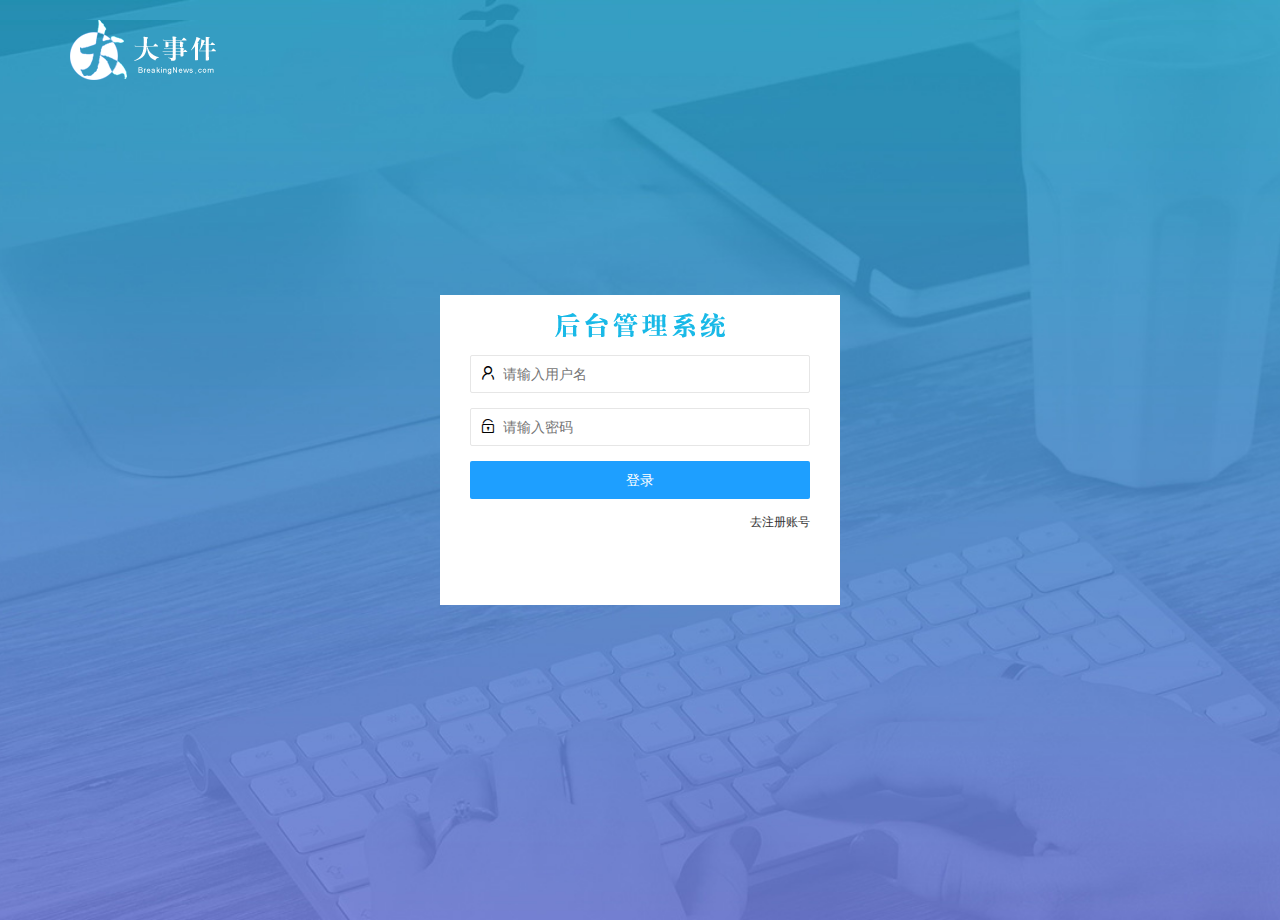
<file: login.html>
<!DOCTYPE html>
<html lang="en">

<head>
    <meta charset="UTF-8">
    <meta http-equiv="X-UA-Compatible" content="IE=edge">
    <meta name="viewport" content="width=device-width, initial-scale=1.0">
    <title>66大事件-登录/注册</title>
    <!-- 引入lay-ui -->
    <link rel="stylesheet" href="/assets/lib/layui/css/layui.css">
    <!-- 引入页面样式 -->
    <link rel="stylesheet" href="/assets/css/login.css">
</head>

<body>
    <!-- 头部logo -->
    <div class="layui-main">
        <img src="/assets/images/logo.png" alt="">
    </div>

    <!-- 登录注册框 -->
    <div class="loginAndRegBox">
        <!-- title -->
        <div class="title_box"></div>

        <!-- 输入框 -->
        <div class="login_box">
            <!-- 登录表单 -->
            <form class="layui-form" id="form_login">
                <!-- 用户名 -->
                <div class="layui-form-item">
                    <i class="layui-icon layui-icon-username"></i>
                    <input type="text" name="username" required lay-verify="required" placeholder="请输入用户名"
                        autocomplete="off" class="layui-input">
                </div>
                <!-- 密码 -->
                <div class="layui-form-item">
                    <i class="layui-icon layui-icon-password"></i>
                    <input type="password" name="password" required lay-verify="required|pwd" placeholder="请输入密码"
                        autocomplete="off" class="layui-input">
                </div>
                <!-- 登录按钮 -->
                <div class="layui-form-item">
                    <button class="layui-btn layui-btn-fluid layui-btn-normal" lay-submit >登录</button>
                </div>
                <!-- 切换按钮 -->
                <div class="layui-form-item links">
                    <a href="javascript:;" id="link_reg">
                        去注册账号
                    </a>
                </div>
            </form>

            <!-- 注册表单 -->
            <form class="layui-form" id="form_reg">
                <!-- 用户名· -->
                <div class="layui-form-item">
                    <i class="layui-icon layui-icon-username"></i>
                    <input type="text" name="username" required lay-verify="required" placeholder="请输入用户名"
                        autocomplete="off" class="layui-input">
                </div>
                <!-- 密码 -->
                <div class="layui-form-item">
                    <i class="layui-icon layui-icon-password"></i>
                    <input type="password" name="password" required lay-verify="required|pwd" placeholder="请输入密码"
                        autocomplete="off" class="layui-input">
                </div>
                <!-- 确认密码 -->
                <div class="layui-form-item">
                    <i class="layui-icon layui-icon-password"></i>
                    <input type="password" name="repassword" required lay-verify="required|pwd|repwd" placeholder="再次确认密码"
                        autocomplete="off" class="layui-input">
                </div>
                <!-- 注册按钮 -->
                <div class="layui-form-item">
                    <button class="layui-btn layui-btn-fluid layui-btn-normal" lay-submit >注册</button>
                </div>
                <!-- 切换按钮 -->
                <div class="layui-form-item links">
                    <a href="javascript:;" id="link_login">
                        去登录
                    </a>
                </div>
            </form>
        </div>

    </div>

    <!-- 引入lay-ui js文件 -->
    <script src="./assets/lib/layui/layui.all.js"></script>
    <!-- 引入jq -->
    <script src="/assets/lib/jquery.js"></script>
    <!-- 引入login.js -->
    <script src="/assets/js/login.js"></script>
</body>

</html>
</file>
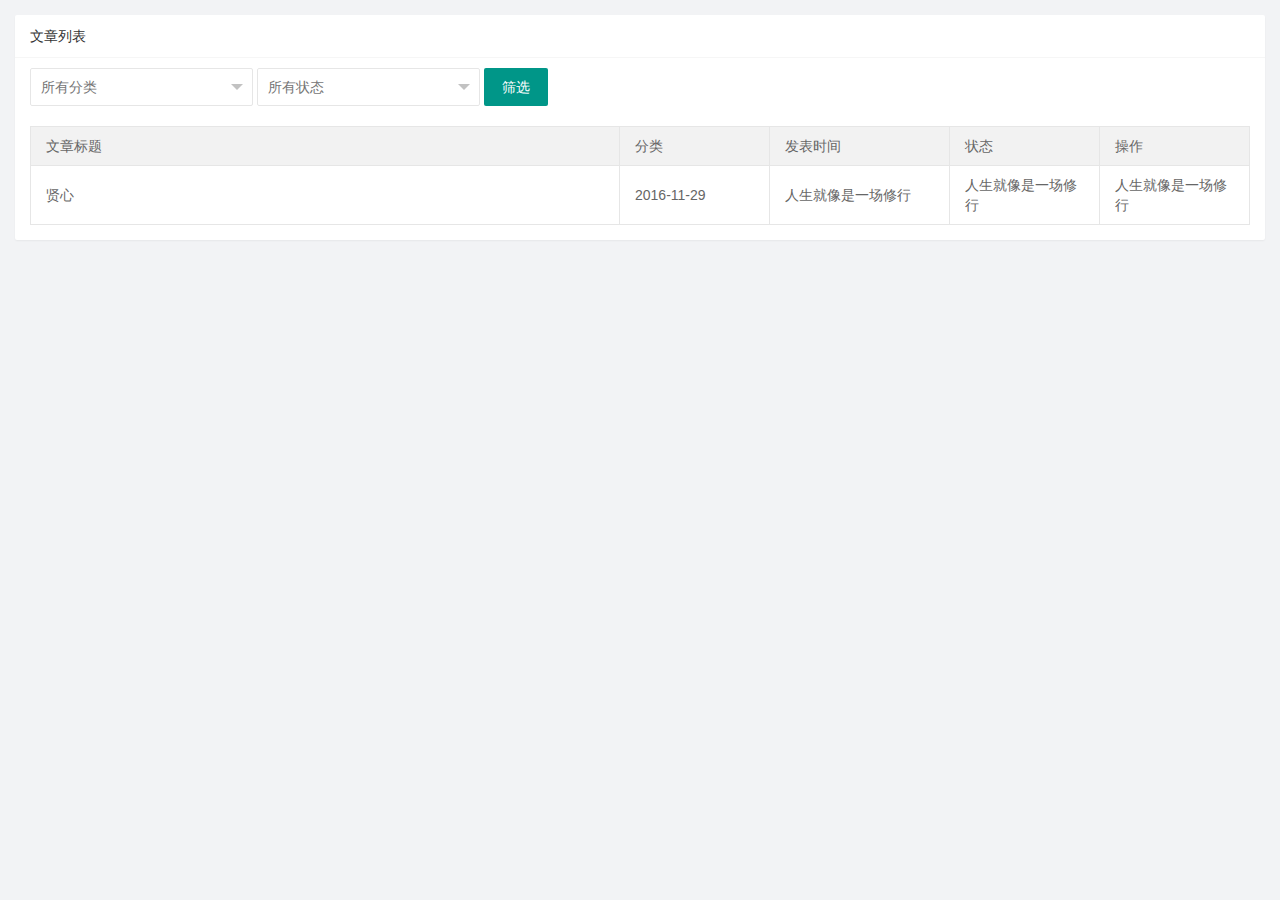
<file: article/art_list.html>
<!DOCTYPE html>
<html lang="en">

<head>
    <meta charset="UTF-8">
    <meta http-equiv="X-UA-Compatible" content="IE=edge">
    <meta name="viewport" content="width=device-width, initial-scale=1.0">
    <title>文章类别</title>
    <!-- layui -->
    <link rel="stylesheet" href="/assets/lib/layui/css/layui.css">
    <!-- 页面样式 -->
    <link rel="stylesheet" href="/assets/css/article/art_list.css">
</head>

<body>

    <!-- 卡片区域 -->
    <div class="layui-card">
        <div class="layui-card-header">
            文章列表
        </div>
        <div class="layui-card-body">
            <!-- 筛选区域 -->
            <form class="layui-form" id="form_search">
                <div class="layui-form-item layui-inline">
                    <select name="cate_id">
                        <option value="">所有分类</option>
                        <option value="0">北京</option>
                    </select>
                </div>
                <div class="layui-form-item layui-inline">
                    <select name="state">
                        <option value="">所有状态</option>
                        <option value="已发布">已发布</option>
                        <option value="草稿">草稿</option>
                    </select>
                </div>

                <div class="layui-form-item layui-inline">
                    <button class="layui-btn" lay-submit>筛选</button>
                </div>

            </form>
            <!-- 文章列表 -->
            <table class="layui-table">
                <colgroup>
                    <col />
                    <col width="150" />
                    <col width="180" />
                    <col width="150" />
                    <col width="150" />
                </colgroup>
                <thead>
                    <tr>
                        <th>文章标题</th>
                        <th>分类</th>
                        <th>发表时间</th>
                        <th>状态</th>
                        <th>操作</th>
                    </tr>
                </thead>
                <tbody>
                    <tr>
                        <td>贤心</td>
                        <td>2016-11-29</td>
                        <td>人生就像是一场修行</td>
                        <td>人生就像是一场修行</td>
                        <td>人生就像是一场修行</td>
                    </tr>
                </tbody>
            </table>
            <!-- 分页区域 -->
        </div>
    </div>



    <!-- 导入layui -->
    <script src="/assets/lib/layui/layui.all.js"></script>
    <!-- 导入jq -->
    <script src="/assets/lib/jquery.js"></script>
    <!-- 导入baseAPI -->
    <script src="/assets/js/baseAPI.js"></script>
    <!-- 导入页面js文件 -->
    <script src="/assets/js/article/art_list.js"></script>
</body>

</html>
</file>
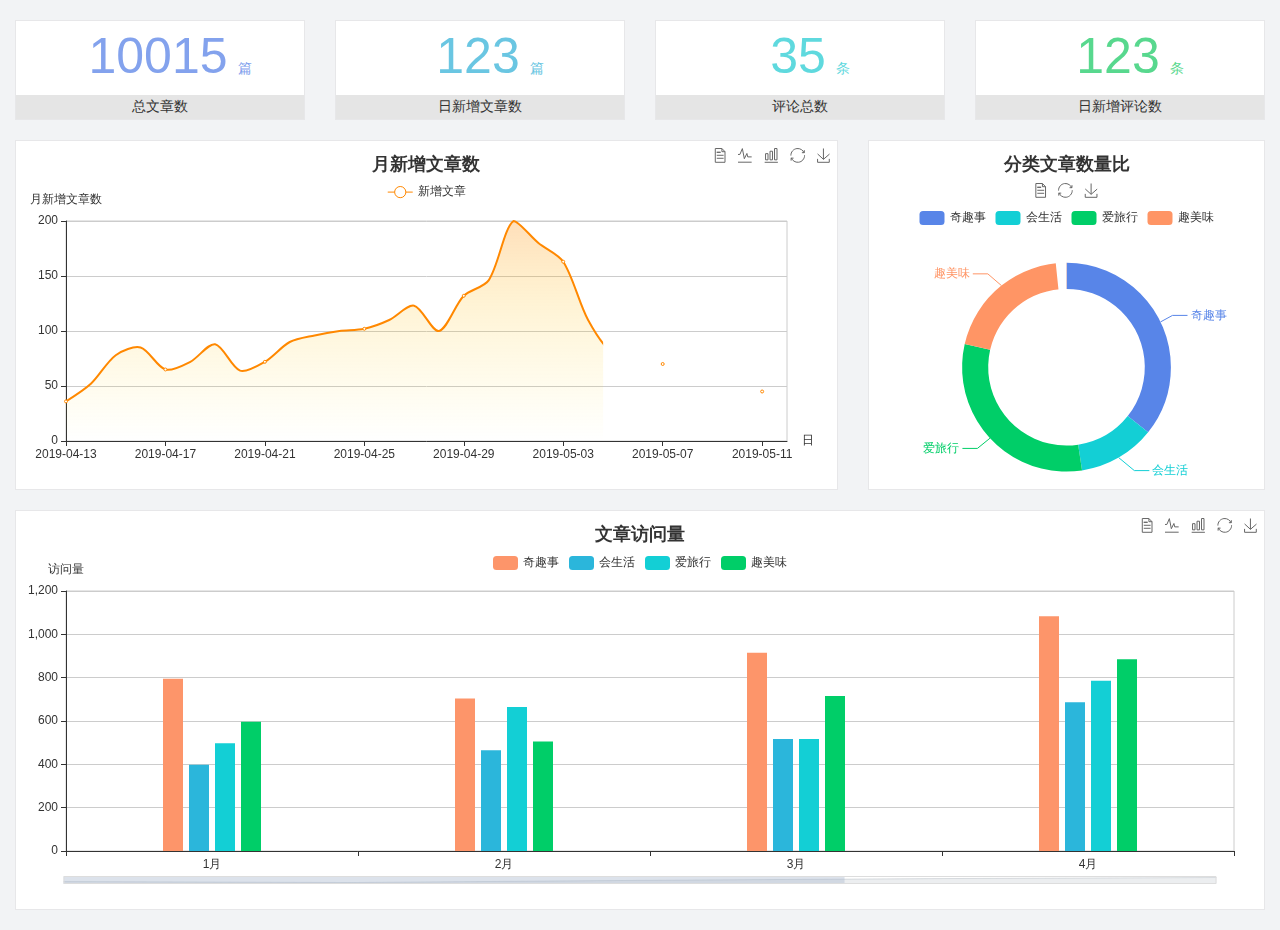
<file: home/dashboard.html>
<!DOCTYPE html>
<html lang="en">

<head>
  <meta charset="UTF-8">
  <meta name="viewport" content="width=device-width, initial-scale=1.0">
  <meta http-equiv="X-UA-Compatible" content="ie=edge">
  <title>图表统计</title>
  <link rel="stylesheet" href="../../assets/lib/bootstrap.css" />
  <link rel="stylesheet" href="../../assets/lib/main.css" />
  <script src="../../assets/lib/jquery.js"></script>
  <script type="text/javascript" src="../../assets/lib/echarts.min.js"></script>
</head>

<body>
  <div class="container-fluid">
    <div class="row spannel_list">
      <div class="col-sm-3 col-xs-6">
        <div class="spannel">
          <em>10015</em><span>篇</span>
          <b>总文章数</b>
        </div>
      </div>
      <div class="col-sm-3 col-xs-6">
        <div class="spannel scolor01">
          <em>123</em><span>篇</span>
          <b>日新增文章数</b>
        </div>
      </div>
      <div class="col-sm-3 col-xs-6">
        <div class="spannel scolor02">
          <em>35</em><span>条</span>
          <b>评论总数</b>
        </div>
      </div>
      <div class="col-sm-3 col-xs-6">
        <div class="spannel scolor03">
          <em>123</em><span>条</span>
          <b>日新增评论数</b>
        </div>
      </div>
    </div>
  </div>

  <div class="container-fluid">
    <div class="row curve-pie">
      <div class="col-lg-8 col-md-8">
        <div class="gragh_pannel" id="curve_show"></div>
      </div>
      <div class="col-lg-4 col-md-4">
        <div class="gragh_pannel" id="pie_show"></div>
      </div>
    </div>
  </div>

  <div class="container-fluid">
    <div class="column_pannel" id="column_show"></div>
  </div>

  <script>
    var oChart = echarts.init(document.getElementById('curve_show'));
    var aList_all = [
      { 'count': 36, 'date': '2019-04-13' },
      { 'count': 52, 'date': '2019-04-14' },
      { 'count': 78, 'date': '2019-04-15' },
      { 'count': 85, 'date': '2019-04-16' },
      { 'count': 65, 'date': '2019-04-17' },
      { 'count': 72, 'date': '2019-04-18' },
      { 'count': 88, 'date': '2019-04-19' },
      { 'count': 64, 'date': '2019-04-20' },
      { 'count': 72, 'date': '2019-04-21' },
      { 'count': 90, 'date': '2019-04-22' },
      { 'count': 96, 'date': '2019-04-23' },
      { 'count': 100, 'date': '2019-04-24' },
      { 'count': 102, 'date': '2019-04-25' },
      { 'count': 110, 'date': '2019-04-26' },
      { 'count': 123, 'date': '2019-04-27' },
      { 'count': 100, 'date': '2019-04-28' },
      { 'count': 132, 'date': '2019-04-29' },
      { 'count': 146, 'date': '2019-04-30' },
      { 'count': 200, 'date': '2019-05-01' },
      { 'count': 180, 'date': '2019-05-02' },
      { 'count': 163, 'date': '2019-05-03' },
      { 'count': 110, 'date': '2019-05-04' },
      { 'count': 80, 'date': '2019-05-05' },
      { 'count': 82, 'date': '2019-05-06' },
      { 'count': 70, 'date': '2019-05-07' },
      { 'count': 65, 'date': '2019-05-08' },
      { 'count': 54, 'date': '2019-05-09' },
      { 'count': 40, 'date': '2019-05-10' },
      { 'count': 45, 'date': '2019-05-11' },
      { 'count': 38, 'date': '2019-05-12' },
    ];

    let aCount = [];
    let aDate = [];

    for (var i = 0; i < aList_all.length; i++) {
      aCount.push(aList_all[i].count);
      aDate.push(aList_all[i].date);
    }

    var chartopt = {
      title: {
        text: '月新增文章数',
        left: 'center',
        top: '10'
      },
      tooltip: {
        trigger: 'axis'
      },
      legend: {
        data: ['新增文章'],
        top: '40'
      },
      toolbox: {
        show: true,
        feature: {
          mark: { show: true },
          dataView: { show: true, readOnly: false },
          magicType: { show: true, type: ['line', 'bar'] },
          restore: { show: true },
          saveAsImage: { show: true }
        }
      },
      calculable: true,
      xAxis: [
        {
          name: '日',
          type: 'category',
          boundaryGap: false,
          data: aDate
        }
      ],
      yAxis: [
        {
          name: '月新增文章数',
          type: 'value'
        }
      ],
      series: [
        {
          name: '新增文章',
          type: 'line',
          smooth: true,
          itemStyle: { normal: { areaStyle: { type: 'default' }, color: '#f80' }, lineStyle: { color: '#f80' } },
          data: aCount
        }],
      areaStyle: {
        normal: {
          color: new echarts.graphic.LinearGradient(0, 0, 0, 1, [{
            offset: 0,
            color: 'rgba(255,136,0,0.39)'
          }, {
            offset: .34,
            color: 'rgba(255,180,0,0.25)'
          }, {
            offset: 1,
            color: 'rgba(255,222,0,0.00)'
          }])

        }
      },
      grid: {
        show: true,
        x: 50,
        x2: 50,
        y: 80,
        height: 220
      }
    };

    oChart.setOption(chartopt);


    var oPie = echarts.init(document.getElementById('pie_show'));
    var oPieopt =
    {
      title: {
        top: 10,
        text: '分类文章数量比',
        x: 'center'
      },
      tooltip: {
        trigger: 'item',
        formatter: "{a} <br/>{b} : {c} ({d}%)"
      },
      color: ['#5885e8', '#13cfd5', '#00ce68', '#ff9565'],
      legend: {
        x: 'center',
        top: 65,
        data: ['奇趣事', '会生活', '爱旅行', '趣美味']
      },
      toolbox: {
        show: true,
        x: 'center',
        top: 35,
        feature: {
          mark: { show: true },
          dataView: { show: true, readOnly: false },
          magicType: {
            show: true,
            type: ['pie', 'funnel'],
            option: {
              funnel: {
                x: '25%',
                width: '50%',
                funnelAlign: 'left',
                max: 1548
              }
            }
          },
          restore: { show: true },
          saveAsImage: { show: true }
        }
      },
      calculable: true,
      series: [
        {
          name: '访问来源',
          type: 'pie',
          radius: ['45%', '60%'],
          center: ['50%', '65%'],
          data: [
            { value: 300, name: '奇趣事' },
            { value: 100, name: '会生活' },
            { value: 260, name: '爱旅行' },
            { value: 180, name: '趣美味' }
          ]
        }
      ]
    };
    oPie.setOption(oPieopt);



    var oColumn = this.echarts.init(document.getElementById('column_show'));
    var oColumnopt =
    {
      title: {
        text: '文章访问量',
        left: 'center',
        top: '10'
      },
      tooltip: {
        trigger: 'axis'
      },
      legend: {
        data: ['奇趣事', '会生活', '爱旅行', '趣美味'],
        top: '40'
      },
      toolbox: {
        show: true,
        feature: {
          mark: { show: true },
          dataView: { show: true, readOnly: false },
          magicType: { show: true, type: ['line', 'bar'] },
          restore: { show: true },
          saveAsImage: { show: true }
        }
      },
      calculable: true,
      xAxis: [
        {
          type: 'category',
          data: ['1月', '2月', '3月', '4月', '5月']
        }
      ],
      yAxis: [
        {
          name: '访问量',
          type: 'value'
        }
      ],
      series: [
        {
          name: '奇趣事',
          type: 'bar',
          barWidth: 20,
          itemStyle: {
            normal: { areaStyle: { type: 'default' }, color: '#fd956a' }
          },
          data: [800, 708, 920, 1090, 1200]
        },
        {
          name: '会生活',
          type: 'bar',
          barWidth: 20,
          itemStyle: {
            normal: { areaStyle: { type: 'default' }, color: '#2bb6db' }
          },
          data: [400, 468, 520, 690, 800]
        },
        {
          name: '爱旅行',
          type: 'bar',
          barWidth: 20,
          itemStyle: {
            normal: { areaStyle: { type: 'default' }, color: '#13cfd5' }
          },
          data: [500, 668, 520, 790, 900]
        },
        {
          name: '趣美味',
          type: 'bar',
          barWidth: 20,
          itemStyle: {
            normal: { areaStyle: { type: 'default' }, color: '#00ce68' }
          },
          data: [600, 508, 720, 890, 1000]
        }
      ],
      grid: {
        show: true,
        x: 50,
        x2: 30,
        y: 80,
        height: 260
      },
      dataZoom: [//给x轴设置滚动条
        {
          start: 0,//默认为0
          end: 100 - 1000 / 31,//默认为100
          type: 'slider',
          show: true,
          xAxisIndex: [0],
          handleSize: 0,//滑动条的 左右2个滑动条的大小
          height: 8,//组件高度
          left: 45, //左边的距离
          right: 50,//右边的距离
          bottom: 26,//右边的距离
          handleColor: '#ddd',//h滑动图标的颜色
          handleStyle: {
            borderColor: "#cacaca",
            borderWidth: "1",
            shadowBlur: 2,
            background: "#ddd",
            shadowColor: "#ddd",
          }
        }]
    };
    oColumn.setOption(oColumnopt);
  </script>
</body>

</html>
</file>
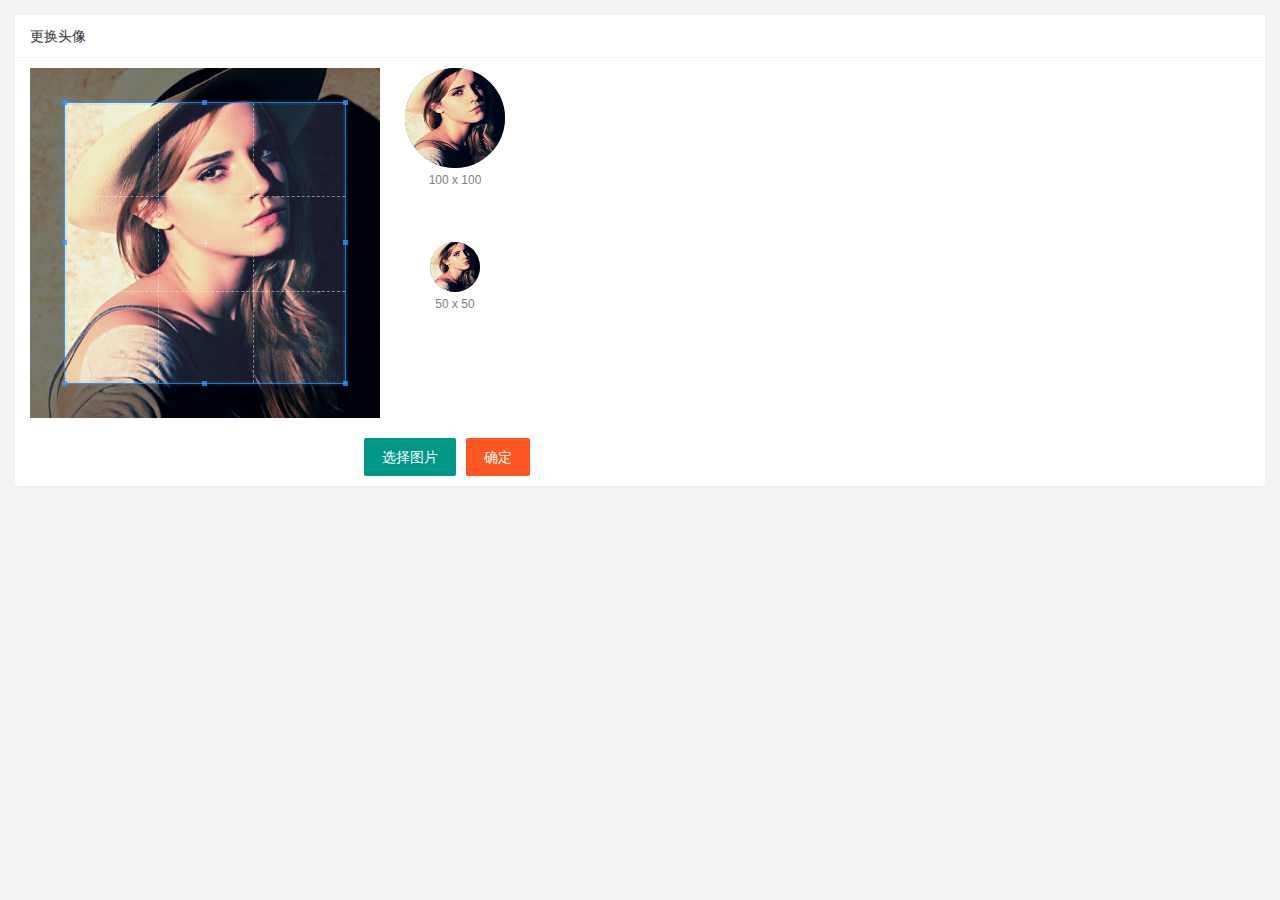
<file: user/user_avatar.html>
<!DOCTYPE html>
<html lang="en">

<head>
    <meta charset="UTF-8">
    <meta http-equiv="X-UA-Compatible" content="IE=edge">
    <meta name="viewport" content="width=device-width, initial-scale=1.0">
    <title>更换头像</title>
    <!-- 引入layui -->
    <link rel="stylesheet" href="/assets/lib/layui/css/layui.css">
    <!-- 引入cropper -->
    <link rel="stylesheet" href="/assets/lib/cropper/cropper.css" />
    <!-- 引入页面样式 -->
    <link rel="stylesheet" href="/assets/css/user/user_avatar.css">
</head>

<body>

    <div class="layui-card">
        <div class="layui-card-header">更换头像</div>
        <div class="layui-card-body">

            <!-- 第一行的图片裁剪和预览区域 -->
            <div class="row1">
                <!-- 图片裁剪区域 -->
                <div class="cropper-box">
                    <!-- 这个 img 标签很重要，将来会把它初始化为裁剪区域 -->
                    <img id="image" src="/assets/images/sample.jpg" />
                </div>
                <!-- 图片的预览区域 -->
                <div class="preview-box">
                    <div>
                        <!-- 宽高为 100px 的预览区域 -->
                        <div class="img-preview w100"></div>
                        <p class="size">100 x 100</p>
                    </div>
                    <div>
                        <!-- 宽高为 50px 的预览区域 -->
                        <div class="img-preview w50"></div>
                        <p class="size">50 x 50</p>
                    </div>
                </div>
            </div>

            <!-- 第二行的按钮区域 -->
            <div class="row2">
                <!-- 文件上传入口 accept属性可以限制文件类型-->
                <input type="file" id="file" accept="image/png, image/jpeg" />
                <button type="button" class="layui-btn" id="selectImgBtn">选择图片</button>
                <button type="button" class="layui-btn layui-btn-danger" id="confirmImg">确定</button>
            </div>

        </div>
    </div>
    <script src="/assets/lib/layui/layui.all.js"></script>
    <script src="/assets/lib/jquery.js"></script>

    <!-- 引入cropper相关 -->
    <script src="/assets/lib/cropper/Cropper.js"></script>
    <script src="/assets/lib/cropper/jquery-cropper.js"></script>

    <script src="/assets/js/baseAPI.js"></script>
    <script src="/assets/js/user/user_avatar.js"></script>
</body>

</html>
</file>
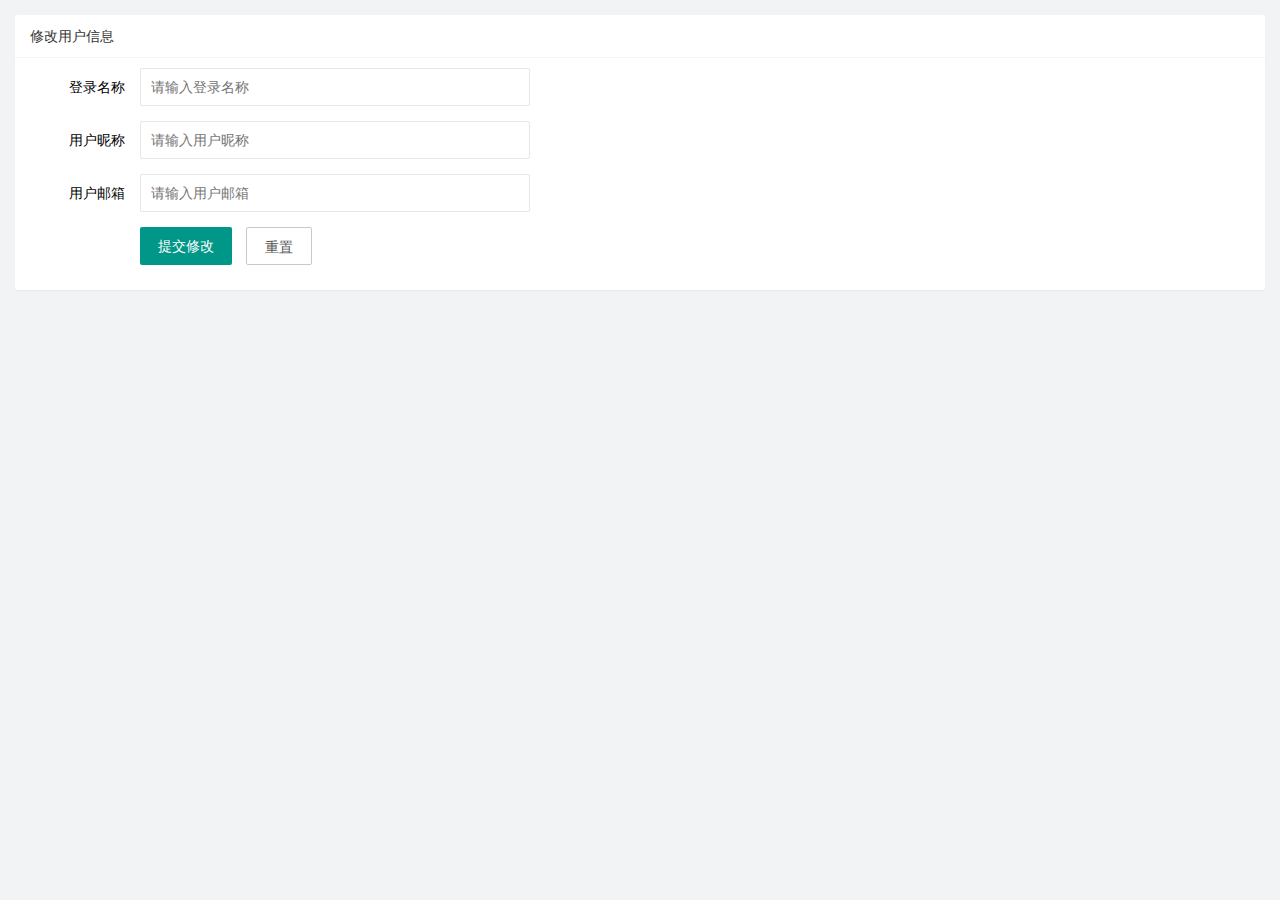
<file: user/user_info.html>
<!DOCTYPE html>
<html lang="en">

<head>
    <meta charset="UTF-8">
    <meta http-equiv="X-UA-Compatible" content="IE=edge">
    <meta name="viewport" content="width=device-width, initial-scale=1.0">
    <title>基本资料</title>


    <!-- 引入layui样式文件 -->
    <link rel="stylesheet" href="/assets/lib/layui/css/layui.css">
    <!-- 引入页面样式 -->
    <link rel="stylesheet" href="/assets/css/user/user_info.css">
</head>

<body>
    <div class="layui-card">
        <div class="layui-card-header">修改用户信息</div>
        <div class="layui-card-body">
            <form class="layui-form" lay-filter="form_userinfo">
                <!-- 隐藏域，放置用户id信息，方便后续取值 -->
                <input type="hidden" name="id" value="" />

                <div class="layui-form-item">
                    <label class="layui-form-label">登录名称</label>
                    <div class="layui-input-block">
                        <input type="text" name="username"  placeholder="请输入登录名称"
                            autocomplete="off" class="layui-input" readonly />
                    </div>
                </div>
                <!-- 用户昵称 -->
                <div class="layui-form-item">
                    <label class="layui-form-label">用户昵称</label>
                    <div class="layui-input-block">
                        <input type="text" name="nickname" required lay-verify="required|nickname" placeholder="请输入用户昵称"
                            autocomplete="off" class="layui-input" />
                    </div>
                </div>
                <!-- 邮箱 -->
                <div class="layui-form-item">
                    <label class="layui-form-label">用户邮箱</label>
                    <div class="layui-input-block">
                        <input type="text" name="email" required lay-verify="required|email" placeholder="请输入用户邮箱"
                            autocomplete="off" class="layui-input" />
                    </div>
                </div>
                <div class="layui-form-item">
                    <div class="layui-input-block">
                        <button class="layui-btn" lay-submit lay-filter="formDemo">提交修改</button>
                        <button type="reset" class="layui-btn layui-btn-primary" id="btnReset">重置</button>
                    </div>
                </div>
            </form>
        </div>
    </div>

    <!-- 引入layui.all.js文件 -->
    <script src="/assets/lib/layui/layui.all.js"></script>
    <!-- 引入jq -->
    <script src="/assets/lib/jquery.js"></script>
    <!-- 引入自己的baseAPI -->
    <script src="/assets/js//baseAPI.js"></script>
    <!-- 引入页面js文件 -->
    <script src="/assets/js/user/user_info.js"></script>
</body>

</html>
</file>
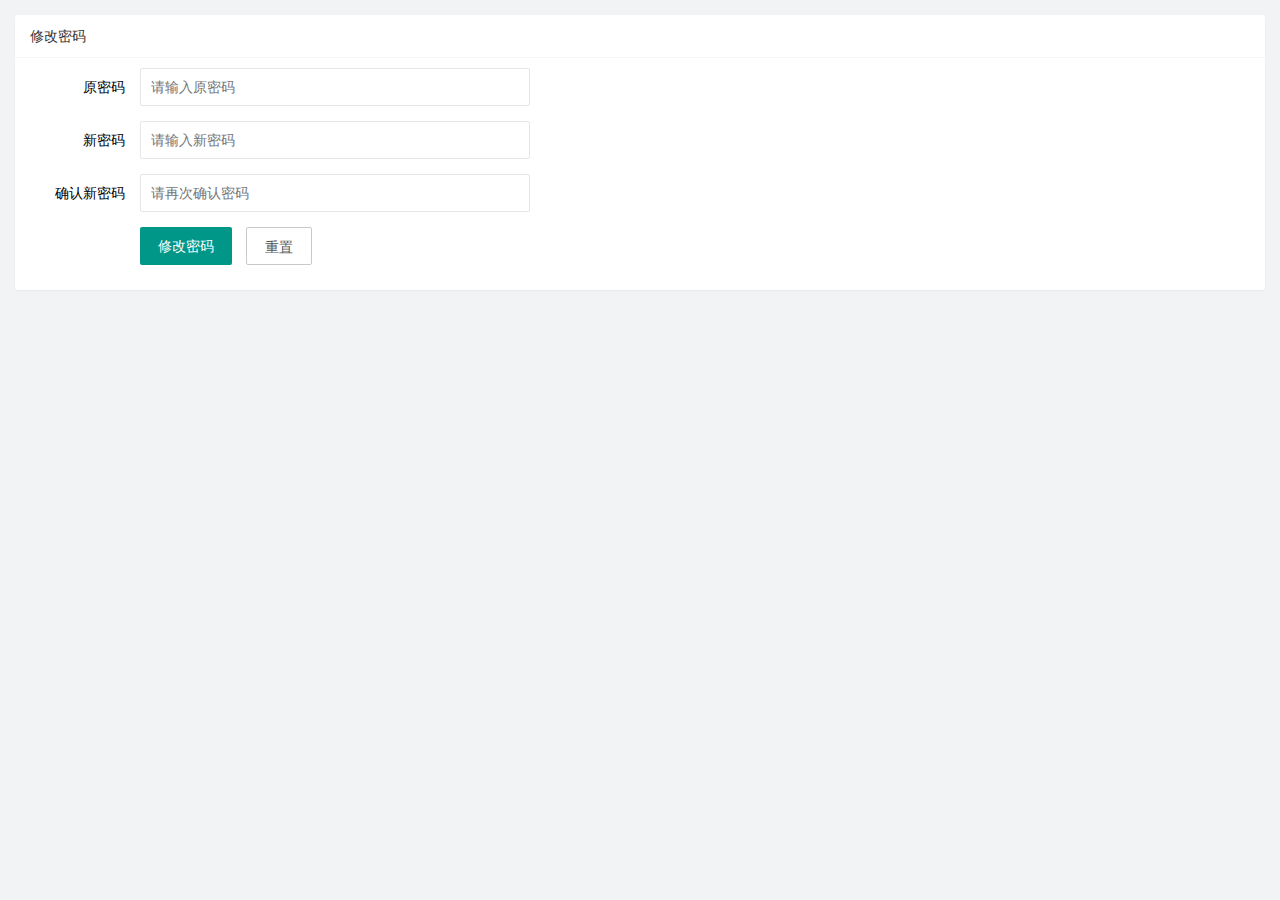
<file: user/user_pwd.html>
<!DOCTYPE html>
<html lang="en">

<head>
    <meta charset="UTF-8">
    <meta http-equiv="X-UA-Compatible" content="IE=edge">
    <meta name="viewport" content="width=device-width, initial-scale=1.0">
    <title>重置密码</title>

    <!-- 引入layui样式 -->
    <link rel="stylesheet" href="/assets/lib/layui/css/layui.css">
    <!-- 引入页面样式 -->
    <link rel="stylesheet" href="/assets/css/user/user_pwd.css">
</head>

<body>
    <div class="layui-card">
        <div class="layui-card-header">修改密码</div>
        <div class="layui-card-body">
            <!-- 表单区域 -->
            <form class="layui-form">

                <div class="layui-form-item">
                    <label class="layui-form-label">原密码</label>
                    <div class="layui-input-block">
                        <input type="password" name="oldPwd" required lay-verify="required|pwd" placeholder="请输入原密码"
                            autocomplete="off" class="layui-input">
                    </div>
                </div>

                <div class="layui-form-item">
                    <label class="layui-form-label">新密码</label>
                    <div class="layui-input-block">
                        <input type="password" name="newPwd" required lay-verify="required|pwd|samePwd" placeholder="请输入新密码"
                            autocomplete="off" class="layui-input">
                    </div>
                </div>

                <div class="layui-form-item">
                    <label class="layui-form-label">确认新密码</label>
                    <div class="layui-input-block">
                        <input type="password" name="rePwd" required lay-verify="required|pwd|rePwd" placeholder="请再次确认密码"
                            autocomplete="off" class="layui-input">
                    </div>
                </div>

                <div class="layui-form-item">
                    <div class="layui-input-block">
                        <button class="layui-btn" lay-submit lay-filter="formDemo">修改密码</button>
                        <button type="reset" class="layui-btn layui-btn-primary">重置</button>
                    </div>
                </div>
        </div>
    </div>

    <!-- 引入layui.all.js文件 -->
    <script src="/assets/lib/layui/layui.all.js"></script>
    <!-- 引入jq -->
    <script src="/assets/lib/jquery.js"></script>
    <!-- 引入自己的baseAPI -->
    <script src="/assets/js//baseAPI.js"></script>
    <!-- 引入页面js文件 -->
    <script src="/assets/js/user/user_pwd.js"></script>
</body>

</html>
</file>
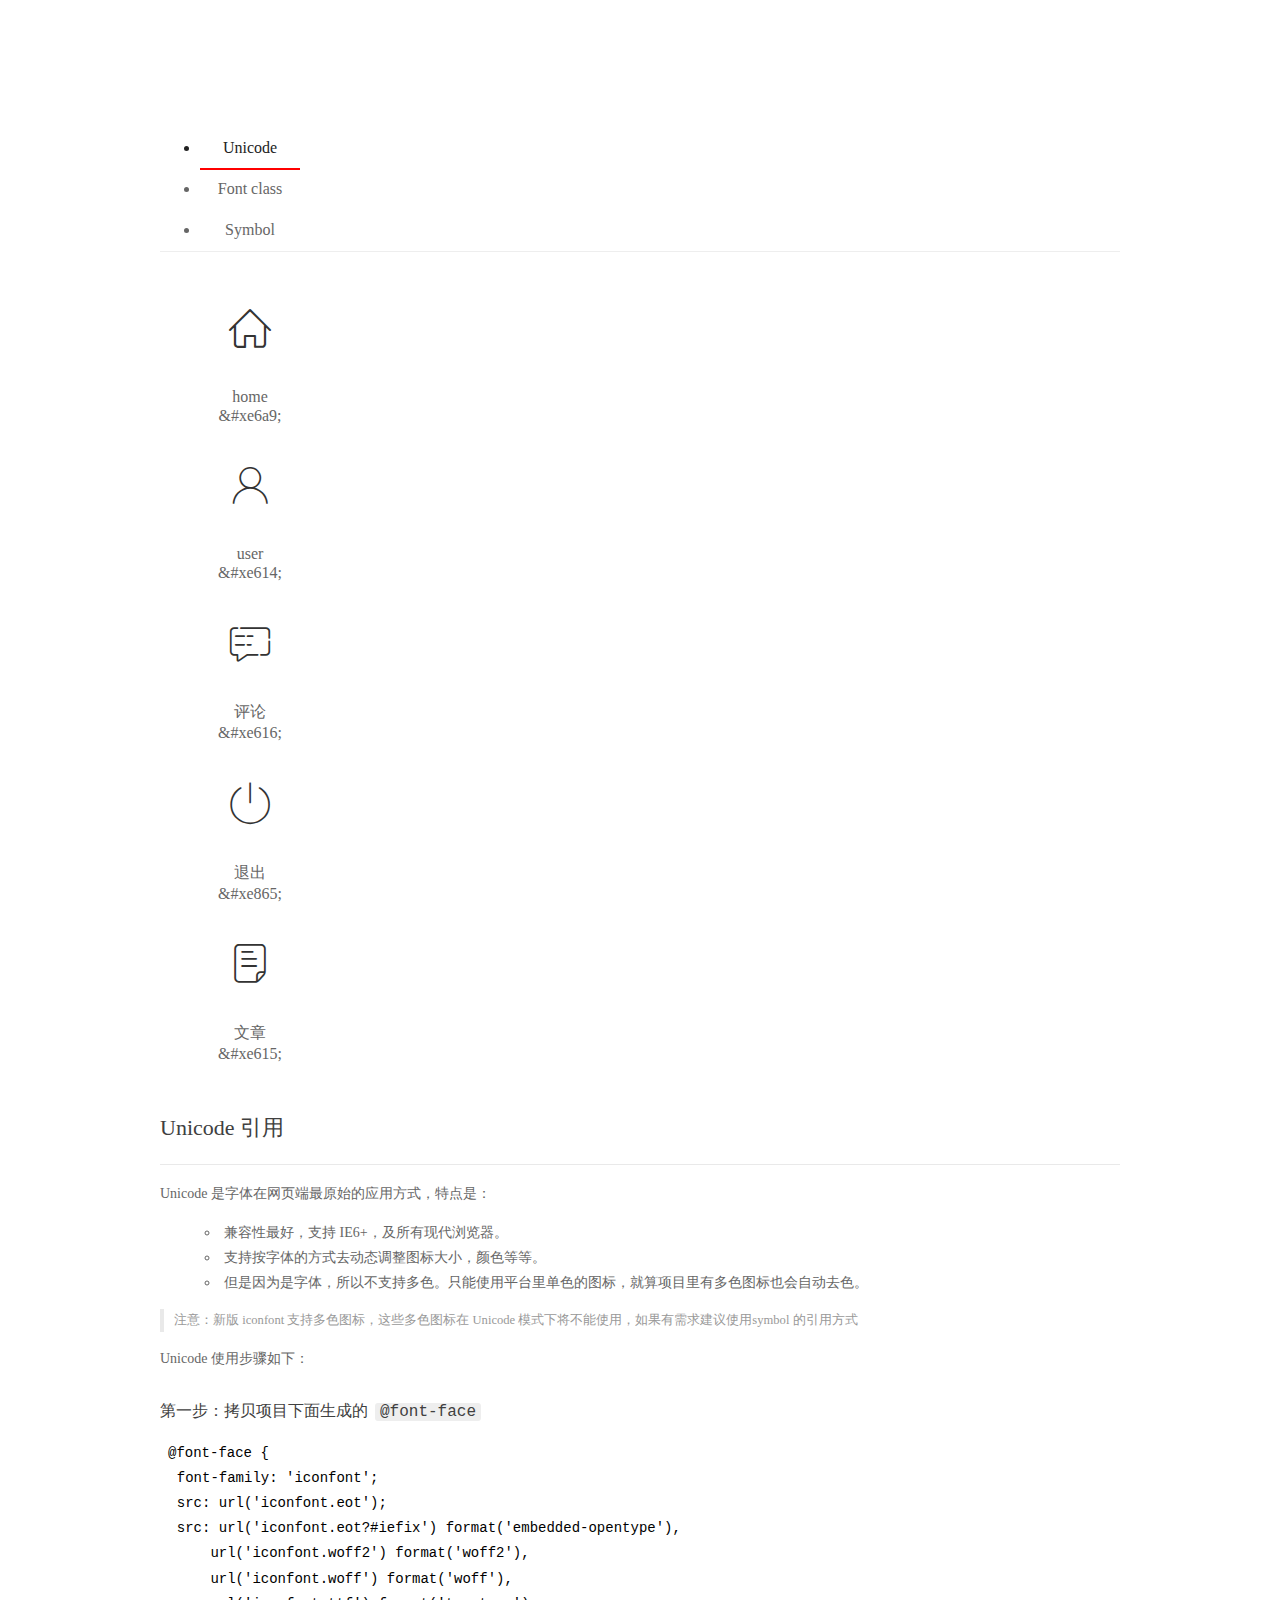
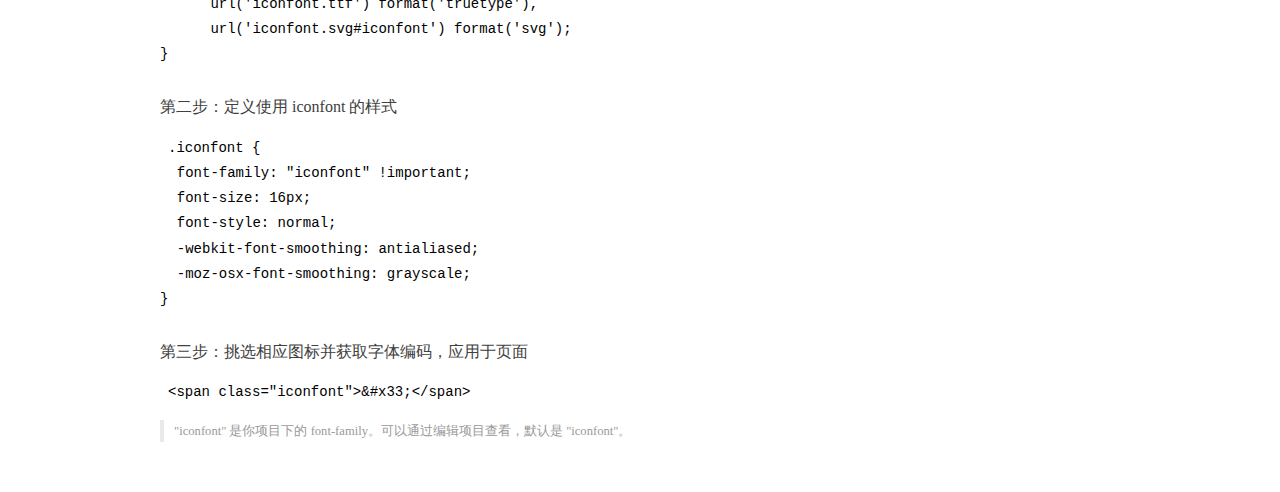
<file: assets/fonts/demo_index.html>
<!DOCTYPE html>
<html>
<head>
  <meta charset="utf-8"/>
  <title>IconFont Demo</title>
  <link rel="shortcut icon" href="https://gtms04.alicdn.com/tps/i4/TB1_oz6GVXXXXaFXpXXJDFnIXXX-64-64.ico" type="image/x-icon"/>
  <link rel="stylesheet" href="https://g.alicdn.com/thx/cube/1.3.2/cube.min.css">
  <link rel="stylesheet" href="demo.css">
  <link rel="stylesheet" href="iconfont.css">
  <script src="iconfont.js"></script>
  <!-- jQuery -->
  <script src="https://a1.alicdn.com/oss/uploads/2018/12/26/7bfddb60-08e8-11e9-9b04-53e73bb6408b.js"></script>
  <!-- 代码高亮 -->
  <script src="https://a1.alicdn.com/oss/uploads/2018/12/26/a3f714d0-08e6-11e9-8a15-ebf944d7534c.js"></script>
</head>
<body>
  <div class="main">
    <h1 class="logo"><a href="https://www.iconfont.cn/" title="iconfont 首页" target="_blank">&#xe86b;</a></h1>
    <div class="nav-tabs">
      <ul id="tabs" class="dib-box">
        <li class="dib active"><span>Unicode</span></li>
        <li class="dib"><span>Font class</span></li>
        <li class="dib"><span>Symbol</span></li>
      </ul>
      
    </div>
    <div class="tab-container">
      <div class="content unicode" style="display: block;">
          <ul class="icon_lists dib-box">
          
            <li class="dib">
              <span class="icon iconfont">&#xe6a9;</span>
                <div class="name">home</div>
                <div class="code-name">&amp;#xe6a9;</div>
              </li>
          
            <li class="dib">
              <span class="icon iconfont">&#xe614;</span>
                <div class="name">user</div>
                <div class="code-name">&amp;#xe614;</div>
              </li>
          
            <li class="dib">
              <span class="icon iconfont">&#xe616;</span>
                <div class="name">评论</div>
                <div class="code-name">&amp;#xe616;</div>
              </li>
          
            <li class="dib">
              <span class="icon iconfont">&#xe865;</span>
                <div class="name">退出</div>
                <div class="code-name">&amp;#xe865;</div>
              </li>
          
            <li class="dib">
              <span class="icon iconfont">&#xe615;</span>
                <div class="name">文章</div>
                <div class="code-name">&amp;#xe615;</div>
              </li>
          
          </ul>
          <div class="article markdown">
          <h2 id="unicode-">Unicode 引用</h2>
          <hr>

          <p>Unicode 是字体在网页端最原始的应用方式，特点是：</p>
          <ul>
            <li>兼容性最好，支持 IE6+，及所有现代浏览器。</li>
            <li>支持按字体的方式去动态调整图标大小，颜色等等。</li>
            <li>但是因为是字体，所以不支持多色。只能使用平台里单色的图标，就算项目里有多色图标也会自动去色。</li>
          </ul>
          <blockquote>
            <p>注意：新版 iconfont 支持多色图标，这些多色图标在 Unicode 模式下将不能使用，如果有需求建议使用symbol 的引用方式</p>
          </blockquote>
          <p>Unicode 使用步骤如下：</p>
          <h3 id="-font-face">第一步：拷贝项目下面生成的 <code>@font-face</code></h3>
<pre><code class="language-css"
>@font-face {
  font-family: 'iconfont';
  src: url('iconfont.eot');
  src: url('iconfont.eot?#iefix') format('embedded-opentype'),
      url('iconfont.woff2') format('woff2'),
      url('iconfont.woff') format('woff'),
      url('iconfont.ttf') format('truetype'),
      url('iconfont.svg#iconfont') format('svg');
}
</code></pre>
          <h3 id="-iconfont-">第二步：定义使用 iconfont 的样式</h3>
<pre><code class="language-css"
>.iconfont {
  font-family: "iconfont" !important;
  font-size: 16px;
  font-style: normal;
  -webkit-font-smoothing: antialiased;
  -moz-osx-font-smoothing: grayscale;
}
</code></pre>
          <h3 id="-">第三步：挑选相应图标并获取字体编码，应用于页面</h3>
<pre>
<code class="language-html"
>&lt;span class="iconfont"&gt;&amp;#x33;&lt;/span&gt;
</code></pre>
          <blockquote>
            <p>"iconfont" 是你项目下的 font-family。可以通过编辑项目查看，默认是 "iconfont"。</p>
          </blockquote>
          </div>
      </div>
      <div class="content font-class">
        <ul class="icon_lists dib-box">
          
          <li class="dib">
            <span class="icon iconfont icon-home"></span>
            <div class="name">
              home
            </div>
            <div class="code-name">.icon-home
            </div>
          </li>
          
          <li class="dib">
            <span class="icon iconfont icon-user"></span>
            <div class="name">
              user
            </div>
            <div class="code-name">.icon-user
            </div>
          </li>
          
          <li class="dib">
            <span class="icon iconfont icon-pinglun"></span>
            <div class="name">
              评论
            </div>
            <div class="code-name">.icon-pinglun
            </div>
          </li>
          
          <li class="dib">
            <span class="icon iconfont icon-tuichu"></span>
            <div class="name">
              退出
            </div>
            <div class="code-name">.icon-tuichu
            </div>
          </li>
          
          <li class="dib">
            <span class="icon iconfont icon-16"></span>
            <div class="name">
              文章
            </div>
            <div class="code-name">.icon-16
            </div>
          </li>
          
        </ul>
        <div class="article markdown">
        <h2 id="font-class-">font-class 引用</h2>
        <hr>

        <p>font-class 是 Unicode 使用方式的一种变种，主要是解决 Unicode 书写不直观，语意不明确的问题。</p>
        <p>与 Unicode 使用方式相比，具有如下特点：</p>
        <ul>
          <li>兼容性良好，支持 IE8+，及所有现代浏览器。</li>
          <li>相比于 Unicode 语意明确，书写更直观。可以很容易分辨这个 icon 是什么。</li>
          <li>因为使用 class 来定义图标，所以当要替换图标时，只需要修改 class 里面的 Unicode 引用。</li>
          <li>不过因为本质上还是使用的字体，所以多色图标还是不支持的。</li>
        </ul>
        <p>使用步骤如下：</p>
        <h3 id="-fontclass-">第一步：引入项目下面生成的 fontclass 代码：</h3>
<pre><code class="language-html">&lt;link rel="stylesheet" href="./iconfont.css"&gt;
</code></pre>
        <h3 id="-">第二步：挑选相应图标并获取类名，应用于页面：</h3>
<pre><code class="language-html">&lt;span class="iconfont icon-xxx"&gt;&lt;/span&gt;
</code></pre>
        <blockquote>
          <p>"
            iconfont" 是你项目下的 font-family。可以通过编辑项目查看，默认是 "iconfont"。</p>
        </blockquote>
      </div>
      </div>
      <div class="content symbol">
          <ul class="icon_lists dib-box">
          
            <li class="dib">
                <svg class="icon svg-icon" aria-hidden="true">
                  <use xlink:href="#icon-home"></use>
                </svg>
                <div class="name">home</div>
                <div class="code-name">#icon-home</div>
            </li>
          
            <li class="dib">
                <svg class="icon svg-icon" aria-hidden="true">
                  <use xlink:href="#icon-user"></use>
                </svg>
                <div class="name">user</div>
                <div class="code-name">#icon-user</div>
            </li>
          
            <li class="dib">
                <svg class="icon svg-icon" aria-hidden="true">
                  <use xlink:href="#icon-pinglun"></use>
                </svg>
                <div class="name">评论</div>
                <div class="code-name">#icon-pinglun</div>
            </li>
          
            <li class="dib">
                <svg class="icon svg-icon" aria-hidden="true">
                  <use xlink:href="#icon-tuichu"></use>
                </svg>
                <div class="name">退出</div>
                <div class="code-name">#icon-tuichu</div>
            </li>
          
            <li class="dib">
                <svg class="icon svg-icon" aria-hidden="true">
                  <use xlink:href="#icon-16"></use>
                </svg>
                <div class="name">文章</div>
                <div class="code-name">#icon-16</div>
            </li>
          
          </ul>
          <div class="article markdown">
          <h2 id="symbol-">Symbol 引用</h2>
          <hr>

          <p>这是一种全新的使用方式，应该说这才是未来的主流，也是平台目前推荐的用法。相关介绍可以参考这篇<a href="">文章</a>
            这种用法其实是做了一个 SVG 的集合，与另外两种相比具有如下特点：</p>
          <ul>
            <li>支持多色图标了，不再受单色限制。</li>
            <li>通过一些技巧，支持像字体那样，通过 <code>font-size</code>, <code>color</code> 来调整样式。</li>
            <li>兼容性较差，支持 IE9+，及现代浏览器。</li>
            <li>浏览器渲染 SVG 的性能一般，还不如 png。</li>
          </ul>
          <p>使用步骤如下：</p>
          <h3 id="-symbol-">第一步：引入项目下面生成的 symbol 代码：</h3>
<pre><code class="language-html">&lt;script src="./iconfont.js"&gt;&lt;/script&gt;
</code></pre>
          <h3 id="-css-">第二步：加入通用 CSS 代码（引入一次就行）：</h3>
<pre><code class="language-html">&lt;style&gt;
.icon {
  width: 1em;
  height: 1em;
  vertical-align: -0.15em;
  fill: currentColor;
  overflow: hidden;
}
&lt;/style&gt;
</code></pre>
          <h3 id="-">第三步：挑选相应图标并获取类名，应用于页面：</h3>
<pre><code class="language-html">&lt;svg class="icon" aria-hidden="true"&gt;
  &lt;use xlink:href="#icon-xxx"&gt;&lt;/use&gt;
&lt;/svg&gt;
</code></pre>
          </div>
      </div>

    </div>
  </div>
  <script>
  $(document).ready(function () {
      $('.tab-container .content:first').show()

      $('#tabs li').click(function (e) {
        var tabContent = $('.tab-container .content')
        var index = $(this).index()

        if ($(this).hasClass('active')) {
          return
        } else {
          $('#tabs li').removeClass('active')
          $(this).addClass('active')

          tabContent.hide().eq(index).fadeIn()
        }
      })
    })
  </script>
</body>
</html>
</file>
<file: assets/lib/layui/css/layui.css>
/** layui-v2.5.5 MIT License By https://www.layui.com */
 .layui-inline,img{display:inline-block;vertical-align:middle}h1,h2,h3,h4,h5,h6{font-weight:400}.layui-edge,.layui-header,.layui-inline,.layui-main{position:relative}.layui-body,.layui-edge,.layui-elip{overflow:hidden}.layui-btn,.layui-edge,.layui-inline,img{vertical-align:middle}.layui-btn,.layui-disabled,.layui-icon,.layui-unselect{-moz-user-select:none;-webkit-user-select:none;-ms-user-select:none}.layui-elip,.layui-form-checkbox span,.layui-form-pane .layui-form-label{text-overflow:ellipsis;white-space:nowrap}.layui-breadcrumb,.layui-tree-btnGroup{visibility:hidden}blockquote,body,button,dd,div,dl,dt,form,h1,h2,h3,h4,h5,h6,input,li,ol,p,pre,td,textarea,th,ul{margin:0;padding:0;-webkit-tap-highlight-color:rgba(0,0,0,0)}a:active,a:hover{outline:0}img{border:none}li{list-style:none}table{border-collapse:collapse;border-spacing:0}h4,h5,h6{font-size:100%}button,input,optgroup,option,select,textarea{font-family:inherit;font-size:inherit;font-style:inherit;font-weight:inherit;outline:0}pre{white-space:pre-wrap;white-space:-moz-pre-wrap;white-space:-pre-wrap;white-space:-o-pre-wrap;word-wrap:break-word}body{line-height:24px;font:14px Helvetica Neue,Helvetica,PingFang SC,Tahoma,Arial,sans-serif}hr{height:1px;margin:10px 0;border:0;clear:both}a{color:#333;text-decoration:none}a:hover{color:#777}a cite{font-style:normal;*cursor:pointer}.layui-border-box,.layui-border-box *{box-sizing:border-box}.layui-box,.layui-box *{box-sizing:content-box}.layui-clear{clear:both;*zoom:1}.layui-clear:after{content:'\20';clear:both;*zoom:1;display:block;height:0}.layui-inline{*display:inline;*zoom:1}.layui-edge{display:inline-block;width:0;height:0;border-width:6px;border-style:dashed;border-color:transparent}.layui-edge-top{top:-4px;border-bottom-color:#999;border-bottom-style:solid}.layui-edge-right{border-left-color:#999;border-left-style:solid}.layui-edge-bottom{top:2px;border-top-color:#999;border-top-style:solid}.layui-edge-left{border-right-color:#999;border-right-style:solid}.layui-disabled,.layui-disabled:hover{color:#d2d2d2!important;cursor:not-allowed!important}.layui-circle{border-radius:100%}.layui-show{display:block!important}.layui-hide{display:none!important}@font-face{font-family:layui-icon;src:url(../font/iconfont.eot?v=250);src:url(../font/iconfont.eot?v=250#iefix) format('embedded-opentype'),url(../font/iconfont.woff2?v=250) format('woff2'),url(../font/iconfont.woff?v=250) format('woff'),url(../font/iconfont.ttf?v=250) format('truetype'),url(../font/iconfont.svg?v=250#layui-icon) format('svg')}.layui-icon{font-family:layui-icon!important;font-size:16px;font-style:normal;-webkit-font-smoothing:antialiased;-moz-osx-font-smoothing:grayscale}.layui-icon-reply-fill:before{content:"\e611"}.layui-icon-set-fill:before{content:"\e614"}.layui-icon-menu-fill:before{content:"\e60f"}.layui-icon-search:before{content:"\e615"}.layui-icon-share:before{content:"\e641"}.layui-icon-set-sm:before{content:"\e620"}.layui-icon-engine:before{content:"\e628"}.layui-icon-close:before{content:"\1006"}.layui-icon-close-fill:before{content:"\1007"}.layui-icon-chart-screen:before{content:"\e629"}.layui-icon-star:before{content:"\e600"}.layui-icon-circle-dot:before{content:"\e617"}.layui-icon-chat:before{content:"\e606"}.layui-icon-release:before{content:"\e609"}.layui-icon-list:before{content:"\e60a"}.layui-icon-chart:before{content:"\e62c"}.layui-icon-ok-circle:before{content:"\1005"}.layui-icon-layim-theme:before{content:"\e61b"}.layui-icon-table:before{content:"\e62d"}.layui-icon-right:before{content:"\e602"}.layui-icon-left:before{content:"\e603"}.layui-icon-cart-simple:before{content:"\e698"}.layui-icon-face-cry:before{content:"\e69c"}.layui-icon-face-smile:before{content:"\e6af"}.layui-icon-survey:before{content:"\e6b2"}.layui-icon-tree:before{content:"\e62e"}.layui-icon-upload-circle:before{content:"\e62f"}.layui-icon-add-circle:before{content:"\e61f"}.layui-icon-download-circle:before{content:"\e601"}.layui-icon-templeate-1:before{content:"\e630"}.layui-icon-util:before{content:"\e631"}.layui-icon-face-surprised:before{content:"\e664"}.layui-icon-edit:before{content:"\e642"}.layui-icon-speaker:before{content:"\e645"}.layui-icon-down:before{content:"\e61a"}.layui-icon-file:before{content:"\e621"}.layui-icon-layouts:before{content:"\e632"}.layui-icon-rate-half:before{content:"\e6c9"}.layui-icon-add-circle-fine:before{content:"\e608"}.layui-icon-prev-circle:before{content:"\e633"}.layui-icon-read:before{content:"\e705"}.layui-icon-404:before{content:"\e61c"}.layui-icon-carousel:before{content:"\e634"}.layui-icon-help:before{content:"\e607"}.layui-icon-code-circle:before{content:"\e635"}.layui-icon-water:before{content:"\e636"}.layui-icon-username:before{content:"\e66f"}.layui-icon-find-fill:before{content:"\e670"}.layui-icon-about:before{content:"\e60b"}.layui-icon-location:before{content:"\e715"}.layui-icon-up:before{content:"\e619"}.layui-icon-pause:before{content:"\e651"}.layui-icon-date:before{content:"\e637"}.layui-icon-layim-uploadfile:before{content:"\e61d"}.layui-icon-delete:before{content:"\e640"}.layui-icon-play:before{content:"\e652"}.layui-icon-top:before{content:"\e604"}.layui-icon-friends:before{content:"\e612"}.layui-icon-refresh-3:before{content:"\e9aa"}.layui-icon-ok:before{content:"\e605"}.layui-icon-layer:before{content:"\e638"}.layui-icon-face-smile-fine:before{content:"\e60c"}.layui-icon-dollar:before{content:"\e659"}.layui-icon-group:before{content:"\e613"}.layui-icon-layim-download:before{content:"\e61e"}.layui-icon-picture-fine:before{content:"\e60d"}.layui-icon-link:before{content:"\e64c"}.layui-icon-diamond:before{content:"\e735"}.layui-icon-log:before{content:"\e60e"}.layui-icon-rate-solid:before{content:"\e67a"}.layui-icon-fonts-del:before{content:"\e64f"}.layui-icon-unlink:before{content:"\e64d"}.layui-icon-fonts-clear:before{content:"\e639"}.layui-icon-triangle-r:before{content:"\e623"}.layui-icon-circle:before{content:"\e63f"}.layui-icon-radio:before{content:"\e643"}.layui-icon-align-center:before{content:"\e647"}.layui-icon-align-right:before{content:"\e648"}.layui-icon-align-left:before{content:"\e649"}.layui-icon-loading-1:before{content:"\e63e"}.layui-icon-return:before{content:"\e65c"}.layui-icon-fonts-strong:before{content:"\e62b"}.layui-icon-upload:before{content:"\e67c"}.layui-icon-dialogue:before{content:"\e63a"}.layui-icon-video:before{content:"\e6ed"}.layui-icon-headset:before{content:"\e6fc"}.layui-icon-cellphone-fine:before{content:"\e63b"}.layui-icon-add-1:before{content:"\e654"}.layui-icon-face-smile-b:before{content:"\e650"}.layui-icon-fonts-html:before{content:"\e64b"}.layui-icon-form:before{content:"\e63c"}.layui-icon-cart:before{content:"\e657"}.layui-icon-camera-fill:before{content:"\e65d"}.layui-icon-tabs:before{content:"\e62a"}.layui-icon-fonts-code:before{content:"\e64e"}.layui-icon-fire:before{content:"\e756"}.layui-icon-set:before{content:"\e716"}.layui-icon-fonts-u:before{content:"\e646"}.layui-icon-triangle-d:before{content:"\e625"}.layui-icon-tips:before{content:"\e702"}.layui-icon-picture:before{content:"\e64a"}.layui-icon-more-vertical:before{content:"\e671"}.layui-icon-flag:before{content:"\e66c"}.layui-icon-loading:before{content:"\e63d"}.layui-icon-fonts-i:before{content:"\e644"}.layui-icon-refresh-1:before{content:"\e666"}.layui-icon-rmb:before{content:"\e65e"}.layui-icon-home:before{content:"\e68e"}.layui-icon-user:before{content:"\e770"}.layui-icon-notice:before{content:"\e667"}.layui-icon-login-weibo:before{content:"\e675"}.layui-icon-voice:before{content:"\e688"}.layui-icon-upload-drag:before{content:"\e681"}.layui-icon-login-qq:before{content:"\e676"}.layui-icon-snowflake:before{content:"\e6b1"}.layui-icon-file-b:before{content:"\e655"}.layui-icon-template:before{content:"\e663"}.layui-icon-auz:before{content:"\e672"}.layui-icon-console:before{content:"\e665"}.layui-icon-app:before{content:"\e653"}.layui-icon-prev:before{content:"\e65a"}.layui-icon-website:before{content:"\e7ae"}.layui-icon-next:before{content:"\e65b"}.layui-icon-component:before{content:"\e857"}.layui-icon-more:before{content:"\e65f"}.layui-icon-login-wechat:before{content:"\e677"}.layui-icon-shrink-right:before{content:"\e668"}.layui-icon-spread-left:before{content:"\e66b"}.layui-icon-camera:before{content:"\e660"}.layui-icon-note:before{content:"\e66e"}.layui-icon-refresh:before{content:"\e669"}.layui-icon-female:before{content:"\e661"}.layui-icon-male:before{content:"\e662"}.layui-icon-password:before{content:"\e673"}.layui-icon-senior:before{content:"\e674"}.layui-icon-theme:before{content:"\e66a"}.layui-icon-tread:before{content:"\e6c5"}.layui-icon-praise:before{content:"\e6c6"}.layui-icon-star-fill:before{content:"\e658"}.layui-icon-rate:before{content:"\e67b"}.layui-icon-template-1:before{content:"\e656"}.layui-icon-vercode:before{content:"\e679"}.layui-icon-cellphone:before{content:"\e678"}.layui-icon-screen-full:before{content:"\e622"}.layui-icon-screen-restore:before{content:"\e758"}.layui-icon-cols:before{content:"\e610"}.layui-icon-export:before{content:"\e67d"}.layui-icon-print:before{content:"\e66d"}.layui-icon-slider:before{content:"\e714"}.layui-icon-addition:before{content:"\e624"}.layui-icon-subtraction:before{content:"\e67e"}.layui-icon-service:before{content:"\e626"}.layui-icon-transfer:before{content:"\e691"}.layui-main{width:1140px;margin:0 auto}.layui-header{z-index:1000;height:60px}.layui-header a:hover{transition:all .5s;-webkit-transition:all .5s}.layui-side{position:fixed;left:0;top:0;bottom:0;z-index:999;width:200px;overflow-x:hidden}.layui-side-scroll{position:relative;width:220px;height:100%;overflow-x:hidden}.layui-body{position:absolute;left:200px;right:0;top:0;bottom:0;z-index:998;width:auto;overflow-y:auto;box-sizing:border-box}.layui-layout-body{overflow:hidden}.layui-layout-admin .layui-header{background-color:#23262E}.layui-layout-admin .layui-side{top:60px;width:200px;overflow-x:hidden}.layui-layout-admin .layui-body{position:fixed;top:60px;bottom:44px}.layui-layout-admin .layui-main{width:auto;margin:0 15px}.layui-layout-admin .layui-footer{position:fixed;left:200px;right:0;bottom:0;height:44px;line-height:44px;padding:0 15px;background-color:#eee}.layui-layout-admin .layui-logo{position:absolute;left:0;top:0;width:200px;height:100%;line-height:60px;text-align:center;color:#009688;font-size:16px}.layui-layout-admin .layui-header .layui-nav{background:0 0}.layui-layout-left{position:absolute!important;left:200px;top:0}.layui-layout-right{position:absolute!important;right:0;top:0}.layui-container{position:relative;margin:0 auto;padding:0 15px;box-sizing:border-box}.layui-fluid{position:relative;margin:0 auto;padding:0 15px}.layui-row:after,.layui-row:before{content:'';display:block;clear:both}.layui-col-lg1,.layui-col-lg10,.layui-col-lg11,.layui-col-lg12,.layui-col-lg2,.layui-col-lg3,.layui-col-lg4,.layui-col-lg5,.layui-col-lg6,.layui-col-lg7,.layui-col-lg8,.layui-col-lg9,.layui-col-md1,.layui-col-md10,.layui-col-md11,.layui-col-md12,.layui-col-md2,.layui-col-md3,.layui-col-md4,.layui-col-md5,.layui-col-md6,.layui-col-md7,.layui-col-md8,.layui-col-md9,.layui-col-sm1,.layui-col-sm10,.layui-col-sm11,.layui-col-sm12,.layui-col-sm2,.layui-col-sm3,.layui-col-sm4,.layui-col-sm5,.layui-col-sm6,.layui-col-sm7,.layui-col-sm8,.layui-col-sm9,.layui-col-xs1,.layui-col-xs10,.layui-col-xs11,.layui-col-xs12,.layui-col-xs2,.layui-col-xs3,.layui-col-xs4,.layui-col-xs5,.layui-col-xs6,.layui-col-xs7,.layui-col-xs8,.layui-col-xs9{position:relative;display:block;box-sizing:border-box}.layui-col-xs1,.layui-col-xs10,.layui-col-xs11,.layui-col-xs12,.layui-col-xs2,.layui-col-xs3,.layui-col-xs4,.layui-col-xs5,.layui-col-xs6,.layui-col-xs7,.layui-col-xs8,.layui-col-xs9{float:left}.layui-col-xs1{width:8.33333333%}.layui-col-xs2{width:16.66666667%}.layui-col-xs3{width:25%}.layui-col-xs4{width:33.33333333%}.layui-col-xs5{width:41.66666667%}.layui-col-xs6{width:50%}.layui-col-xs7{width:58.33333333%}.layui-col-xs8{width:66.66666667%}.layui-col-xs9{width:75%}.layui-col-xs10{width:83.33333333%}.layui-col-xs11{width:91.66666667%}.layui-col-xs12{width:100%}.layui-col-xs-offset1{margin-left:8.33333333%}.layui-col-xs-offset2{margin-left:16.66666667%}.layui-col-xs-offset3{margin-left:25%}.layui-col-xs-offset4{margin-left:33.33333333%}.layui-col-xs-offset5{margin-left:41.66666667%}.layui-col-xs-offset6{margin-left:50%}.layui-col-xs-offset7{margin-left:58.33333333%}.layui-col-xs-offset8{margin-left:66.66666667%}.layui-col-xs-offset9{margin-left:75%}.layui-col-xs-offset10{margin-left:83.33333333%}.layui-col-xs-offset11{margin-left:91.66666667%}.layui-col-xs-offset12{margin-left:100%}@media screen and (max-width:768px){.layui-hide-xs{display:none!important}.layui-show-xs-block{display:block!important}.layui-show-xs-inline{display:inline!important}.layui-show-xs-inline-block{display:inline-block!important}}@media screen and (min-width:768px){.layui-container{width:750px}.layui-hide-sm{display:none!important}.layui-show-sm-block{display:block!important}.layui-show-sm-inline{display:inline!important}.layui-show-sm-inline-block{display:inline-block!important}.layui-col-sm1,.layui-col-sm10,.layui-col-sm11,.layui-col-sm12,.layui-col-sm2,.layui-col-sm3,.layui-col-sm4,.layui-col-sm5,.layui-col-sm6,.layui-col-sm7,.layui-col-sm8,.layui-col-sm9{float:left}.layui-col-sm1{width:8.33333333%}.layui-col-sm2{width:16.66666667%}.layui-col-sm3{width:25%}.layui-col-sm4{width:33.33333333%}.layui-col-sm5{width:41.66666667%}.layui-col-sm6{width:50%}.layui-col-sm7{width:58.33333333%}.layui-col-sm8{width:66.66666667%}.layui-col-sm9{width:75%}.layui-col-sm10{width:83.33333333%}.layui-col-sm11{width:91.66666667%}.layui-col-sm12{width:100%}.layui-col-sm-offset1{margin-left:8.33333333%}.layui-col-sm-offset2{margin-left:16.66666667%}.layui-col-sm-offset3{margin-left:25%}.layui-col-sm-offset4{margin-left:33.33333333%}.layui-col-sm-offset5{margin-left:41.66666667%}.layui-col-sm-offset6{margin-left:50%}.layui-col-sm-offset7{margin-left:58.33333333%}.layui-col-sm-offset8{margin-left:66.66666667%}.layui-col-sm-offset9{margin-left:75%}.layui-col-sm-offset10{margin-left:83.33333333%}.layui-col-sm-offset11{margin-left:91.66666667%}.layui-col-sm-offset12{margin-left:100%}}@media screen and (min-width:992px){.layui-container{width:970px}.layui-hide-md{display:none!important}.layui-show-md-block{display:block!important}.layui-show-md-inline{display:inline!important}.layui-show-md-inline-block{display:inline-block!important}.layui-col-md1,.layui-col-md10,.layui-col-md11,.layui-col-md12,.layui-col-md2,.layui-col-md3,.layui-col-md4,.layui-col-md5,.layui-col-md6,.layui-col-md7,.layui-col-md8,.layui-col-md9{float:left}.layui-col-md1{width:8.33333333%}.layui-col-md2{width:16.66666667%}.layui-col-md3{width:25%}.layui-col-md4{width:33.33333333%}.layui-col-md5{width:41.66666667%}.layui-col-md6{width:50%}.layui-col-md7{width:58.33333333%}.layui-col-md8{width:66.66666667%}.layui-col-md9{width:75%}.layui-col-md10{width:83.33333333%}.layui-col-md11{width:91.66666667%}.layui-col-md12{width:100%}.layui-col-md-offset1{margin-left:8.33333333%}.layui-col-md-offset2{margin-left:16.66666667%}.layui-col-md-offset3{margin-left:25%}.layui-col-md-offset4{margin-left:33.33333333%}.layui-col-md-offset5{margin-left:41.66666667%}.layui-col-md-offset6{margin-left:50%}.layui-col-md-offset7{margin-left:58.33333333%}.layui-col-md-offset8{margin-left:66.66666667%}.layui-col-md-offset9{margin-left:75%}.layui-col-md-offset10{margin-left:83.33333333%}.layui-col-md-offset11{margin-left:91.66666667%}.layui-col-md-offset12{margin-left:100%}}@media screen and (min-width:1200px){.layui-container{width:1170px}.layui-hide-lg{display:none!important}.layui-show-lg-block{display:block!important}.layui-show-lg-inline{display:inline!important}.layui-show-lg-inline-block{display:inline-block!important}.layui-col-lg1,.layui-col-lg10,.layui-col-lg11,.layui-col-lg12,.layui-col-lg2,.layui-col-lg3,.layui-col-lg4,.layui-col-lg5,.layui-col-lg6,.layui-col-lg7,.layui-col-lg8,.layui-col-lg9{float:left}.layui-col-lg1{width:8.33333333%}.layui-col-lg2{width:16.66666667%}.layui-col-lg3{width:25%}.layui-col-lg4{width:33.33333333%}.layui-col-lg5{width:41.66666667%}.layui-col-lg6{width:50%}.layui-col-lg7{width:58.33333333%}.layui-col-lg8{width:66.66666667%}.layui-col-lg9{width:75%}.layui-col-lg10{width:83.33333333%}.layui-col-lg11{width:91.66666667%}.layui-col-lg12{width:100%}.layui-col-lg-offset1{margin-left:8.33333333%}.layui-col-lg-offset2{margin-left:16.66666667%}.layui-col-lg-offset3{margin-left:25%}.layui-col-lg-offset4{margin-left:33.33333333%}.layui-col-lg-offset5{margin-left:41.66666667%}.layui-col-lg-offset6{margin-left:50%}.layui-col-lg-offset7{margin-left:58.33333333%}.layui-col-lg-offset8{margin-left:66.66666667%}.layui-col-lg-offset9{margin-left:75%}.layui-col-lg-offset10{margin-left:83.33333333%}.layui-col-lg-offset11{margin-left:91.66666667%}.layui-col-lg-offset12{margin-left:100%}}.layui-col-space1{margin:-.5px}.layui-col-space1>*{padding:.5px}.layui-col-space3{margin:-1.5px}.layui-col-space3>*{padding:1.5px}.layui-col-space5{margin:-2.5px}.layui-col-space5>*{padding:2.5px}.layui-col-space8{margin:-3.5px}.layui-col-space8>*{padding:3.5px}.layui-col-space10{margin:-5px}.layui-col-space10>*{padding:5px}.layui-col-space12{margin:-6px}.layui-col-space12>*{padding:6px}.layui-col-space15{margin:-7.5px}.layui-col-space15>*{padding:7.5px}.layui-col-space18{margin:-9px}.layui-col-space18>*{padding:9px}.layui-col-space20{margin:-10px}.layui-col-space20>*{padding:10px}.layui-col-space22{margin:-11px}.layui-col-space22>*{padding:11px}.layui-col-space25{margin:-12.5px}.layui-col-space25>*{padding:12.5px}.layui-col-space30{margin:-15px}.layui-col-space30>*{padding:15px}.layui-btn,.layui-input,.layui-select,.layui-textarea,.layui-upload-button{outline:0;-webkit-appearance:none;transition:all .3s;-webkit-transition:all .3s;box-sizing:border-box}.layui-elem-quote{margin-bottom:10px;padding:15px;line-height:22px;border-left:5px solid #009688;border-radius:0 2px 2px 0;background-color:#f2f2f2}.layui-quote-nm{border-style:solid;border-width:1px 1px 1px 5px;background:0 0}.layui-elem-field{margin-bottom:10px;padding:0;border-width:1px;border-style:solid}.layui-elem-field legend{margin-left:20px;padding:0 10px;font-size:20px;font-weight:300}.layui-field-title{margin:10px 0 20px;border-width:1px 0 0}.layui-field-box{padding:10px 15px}.layui-field-title .layui-field-box{padding:10px 0}.layui-progress{position:relative;height:6px;border-radius:20px;background-color:#e2e2e2}.layui-progress-bar{position:absolute;left:0;top:0;width:0;max-width:100%;height:6px;border-radius:20px;text-align:right;background-color:#5FB878;transition:all .3s;-webkit-transition:all .3s}.layui-progress-big,.layui-progress-big .layui-progress-bar{height:18px;line-height:18px}.layui-progress-text{position:relative;top:-20px;line-height:18px;font-size:12px;color:#666}.layui-progress-big .layui-progress-text{position:static;padding:0 10px;color:#fff}.layui-collapse{border-width:1px;border-style:solid;border-radius:2px}.layui-colla-content,.layui-colla-item{border-top-width:1px;border-top-style:solid}.layui-colla-item:first-child{border-top:none}.layui-colla-title{position:relative;height:42px;line-height:42px;padding:0 15px 0 35px;color:#333;background-color:#f2f2f2;cursor:pointer;font-size:14px;overflow:hidden}.layui-colla-content{display:none;padding:10px 15px;line-height:22px;color:#666}.layui-colla-icon{position:absolute;left:15px;top:0;font-size:14px}.layui-card{margin-bottom:15px;border-radius:2px;background-color:#fff;box-shadow:0 1px 2px 0 rgba(0,0,0,.05)}.layui-card:last-child{margin-bottom:0}.layui-card-header{position:relative;height:42px;line-height:42px;padding:0 15px;border-bottom:1px solid #f6f6f6;color:#333;border-radius:2px 2px 0 0;font-size:14px}.layui-bg-black,.layui-bg-blue,.layui-bg-cyan,.layui-bg-green,.layui-bg-orange,.layui-bg-red{color:#fff!important}.layui-card-body{position:relative;padding:10px 15px;line-height:24px}.layui-card-body[pad15]{padding:15px}.layui-card-body[pad20]{padding:20px}.layui-card-body .layui-table{margin:5px 0}.layui-card .layui-tab{margin:0}.layui-panel-window{position:relative;padding:15px;border-radius:0;border-top:5px solid #E6E6E6;background-color:#fff}.layui-auxiliar-moving{position:fixed;left:0;right:0;top:0;bottom:0;width:100%;height:100%;background:0 0;z-index:9999999999}.layui-form-label,.layui-form-mid,.layui-form-select,.layui-input-block,.layui-input-inline,.layui-textarea{position:relative}.layui-bg-red{background-color:#FF5722!important}.layui-bg-orange{background-color:#FFB800!important}.layui-bg-green{background-color:#009688!important}.layui-bg-cyan{background-color:#2F4056!important}.layui-bg-blue{background-color:#1E9FFF!important}.layui-bg-black{background-color:#393D49!important}.layui-bg-gray{background-color:#eee!important;color:#666!important}.layui-badge-rim,.layui-colla-content,.layui-colla-item,.layui-collapse,.layui-elem-field,.layui-form-pane .layui-form-item[pane],.layui-form-pane .layui-form-label,.layui-input,.layui-layedit,.layui-layedit-tool,.layui-quote-nm,.layui-select,.layui-tab-bar,.layui-tab-card,.layui-tab-title,.layui-tab-title .layui-this:after,.layui-textarea{border-color:#e6e6e6}.layui-timeline-item:before,hr{background-color:#e6e6e6}.layui-text{line-height:22px;font-size:14px;color:#666}.layui-text h1,.layui-text h2,.layui-text h3{font-weight:500;color:#333}.layui-text h1{font-size:30px}.layui-text h2{font-size:24px}.layui-text h3{font-size:18px}.layui-text a:not(.layui-btn){color:#01AAED}.layui-text a:not(.layui-btn):hover{text-decoration:underline}.layui-text ul{padding:5px 0 5px 15px}.layui-text ul li{margin-top:5px;list-style-type:disc}.layui-text em,.layui-word-aux{color:#999!important;padding:0 5px!important}.layui-btn{display:inline-block;height:38px;line-height:38px;padding:0 18px;background-color:#009688;color:#fff;white-space:nowrap;text-align:center;font-size:14px;border:none;border-radius:2px;cursor:pointer}.layui-btn:hover{opacity:.8;filter:alpha(opacity=80);color:#fff}.layui-btn:active{opacity:1;filter:alpha(opacity=100)}.layui-btn+.layui-btn{margin-left:10px}.layui-btn-container{font-size:0}.layui-btn-container .layui-btn{margin-right:10px;margin-bottom:10px}.layui-btn-container .layui-btn+.layui-btn{margin-left:0}.layui-table .layui-btn-container .layui-btn{margin-bottom:9px}.layui-btn-radius{border-radius:100px}.layui-btn .layui-icon{margin-right:3px;font-size:18px;vertical-align:bottom;vertical-align:middle\9}.layui-btn-primary{border:1px solid #C9C9C9;background-color:#fff;color:#555}.layui-btn-primary:hover{border-color:#009688;color:#333}.layui-btn-normal{background-color:#1E9FFF}.layui-btn-warm{background-color:#FFB800}.layui-btn-danger{background-color:#FF5722}.layui-btn-checked{background-color:#5FB878}.layui-btn-disabled,.layui-btn-disabled:active,.layui-btn-disabled:hover{border:1px solid #e6e6e6;background-color:#FBFBFB;color:#C9C9C9;cursor:not-allowed;opacity:1}.layui-btn-lg{height:44px;line-height:44px;padding:0 25px;font-size:16px}.layui-btn-sm{height:30px;line-height:30px;padding:0 10px;font-size:12px}.layui-btn-sm i{font-size:16px!important}.layui-btn-xs{height:22px;line-height:22px;padding:0 5px;font-size:12px}.layui-btn-xs i{font-size:14px!important}.layui-btn-group{display:inline-block;vertical-align:middle;font-size:0}.layui-btn-group .layui-btn{margin-left:0!important;margin-right:0!important;border-left:1px solid rgba(255,255,255,.5);border-radius:0}.layui-btn-group .layui-btn-primary{border-left:none}.layui-btn-group .layui-btn-primary:hover{border-color:#C9C9C9;color:#009688}.layui-btn-group .layui-btn:first-child{border-left:none;border-radius:2px 0 0 2px}.layui-btn-group .layui-btn-primary:first-child{border-left:1px solid #c9c9c9}.layui-btn-group .layui-btn:last-child{border-radius:0 2px 2px 0}.layui-btn-group .layui-btn+.layui-btn{margin-left:0}.layui-btn-group+.layui-btn-group{margin-left:10px}.layui-btn-fluid{width:100%}.layui-input,.layui-select,.layui-textarea{height:38px;line-height:1.3;line-height:38px\9;border-width:1px;border-style:solid;background-color:#fff;border-radius:2px}.layui-input::-webkit-input-placeholder,.layui-select::-webkit-input-placeholder,.layui-textarea::-webkit-input-placeholder{line-height:1.3}.layui-input,.layui-textarea{display:block;width:100%;padding-left:10px}.layui-input:hover,.layui-textarea:hover{border-color:#D2D2D2!important}.layui-input:focus,.layui-textarea:focus{border-color:#C9C9C9!important}.layui-textarea{min-height:100px;height:auto;line-height:20px;padding:6px 10px;resize:vertical}.layui-select{padding:0 10px}.layui-form input[type=checkbox],.layui-form input[type=radio],.layui-form select{display:none}.layui-form [lay-ignore]{display:initial}.layui-form-item{margin-bottom:15px;clear:both;*zoom:1}.layui-form-item:after{content:'\20';clear:both;*zoom:1;display:block;height:0}.layui-form-label{float:left;display:block;padding:9px 15px;width:80px;font-weight:400;line-height:20px;text-align:right}.layui-form-label-col{display:block;float:none;padding:9px 0;line-height:20px;text-align:left}.layui-form-item .layui-inline{margin-bottom:5px;margin-right:10px}.layui-input-block{margin-left:110px;min-height:36px}.layui-input-inline{display:inline-block;vertical-align:middle}.layui-form-item .layui-input-inline{float:left;width:190px;margin-right:10px}.layui-form-text .layui-input-inline{width:auto}.layui-form-mid{float:left;display:block;padding:9px 0!important;line-height:20px;margin-right:10px}.layui-form-danger+.layui-form-select .layui-input,.layui-form-danger:focus{border-color:#FF5722!important}.layui-form-select .layui-input{padding-right:30px;cursor:pointer}.layui-form-select .layui-edge{position:absolute;right:10px;top:50%;margin-top:-3px;cursor:pointer;border-width:6px;border-top-color:#c2c2c2;border-top-style:solid;transition:all .3s;-webkit-transition:all .3s}.layui-form-select dl{display:none;position:absolute;left:0;top:42px;padding:5px 0;z-index:899;min-width:100%;border:1px solid #d2d2d2;max-height:300px;overflow-y:auto;background-color:#fff;border-radius:2px;box-shadow:0 2px 4px rgba(0,0,0,.12);box-sizing:border-box}.layui-form-select dl dd,.layui-form-select dl dt{padding:0 10px;line-height:36px;white-space:nowrap;overflow:hidden;text-overflow:ellipsis}.layui-form-select dl dt{font-size:12px;color:#999}.layui-form-select dl dd{cursor:pointer}.layui-form-select dl dd:hover{background-color:#f2f2f2;-webkit-transition:.5s all;transition:.5s all}.layui-form-select .layui-select-group dd{padding-left:20px}.layui-form-select dl dd.layui-select-tips{padding-left:10px!important;color:#999}.layui-form-select dl dd.layui-this{background-color:#5FB878;color:#fff}.layui-form-checkbox,.layui-form-select dl dd.layui-disabled{background-color:#fff}.layui-form-selected dl{display:block}.layui-form-checkbox,.layui-form-checkbox *,.layui-form-switch{display:inline-block;vertical-align:middle}.layui-form-selected .layui-edge{margin-top:-9px;-webkit-transform:rotate(180deg);transform:rotate(180deg);margin-top:-3px\9}:root .layui-form-selected .layui-edge{margin-top:-9px\0/IE9}.layui-form-selectup dl{top:auto;bottom:42px}.layui-select-none{margin:5px 0;text-align:center;color:#999}.layui-select-disabled .layui-disabled{border-color:#eee!important}.layui-select-disabled .layui-edge{border-top-color:#d2d2d2}.layui-form-checkbox{position:relative;height:30px;line-height:30px;margin-right:10px;padding-right:30px;cursor:pointer;font-size:0;-webkit-transition:.1s linear;transition:.1s linear;box-sizing:border-box}.layui-form-checkbox span{padding:0 10px;height:100%;font-size:14px;border-radius:2px 0 0 2px;background-color:#d2d2d2;color:#fff;overflow:hidden}.layui-form-checkbox:hover span{background-color:#c2c2c2}.layui-form-checkbox i{position:absolute;right:0;top:0;width:30px;height:28px;border:1px solid #d2d2d2;border-left:none;border-radius:0 2px 2px 0;color:#fff;font-size:20px;text-align:center}.layui-form-checkbox:hover i{border-color:#c2c2c2;color:#c2c2c2}.layui-form-checked,.layui-form-checked:hover{border-color:#5FB878}.layui-form-checked span,.layui-form-checked:hover span{background-color:#5FB878}.layui-form-checked i,.layui-form-checked:hover i{color:#5FB878}.layui-form-item .layui-form-checkbox{margin-top:4px}.layui-form-checkbox[lay-skin=primary]{height:auto!important;line-height:normal!important;min-width:18px;min-height:18px;border:none!important;margin-right:0;padding-left:28px;padding-right:0;background:0 0}.layui-form-checkbox[lay-skin=primary] span{padding-left:0;padding-right:15px;line-height:18px;background:0 0;color:#666}.layui-form-checkbox[lay-skin=primary] i{right:auto;left:0;width:16px;height:16px;line-height:16px;border:1px solid #d2d2d2;font-size:12px;border-radius:2px;background-color:#fff;-webkit-transition:.1s linear;transition:.1s linear}.layui-form-checkbox[lay-skin=primary]:hover i{border-color:#5FB878;color:#fff}.layui-form-checked[lay-skin=primary] i{border-color:#5FB878!important;background-color:#5FB878;color:#fff}.layui-checkbox-disbaled[lay-skin=primary] span{background:0 0!important;color:#c2c2c2}.layui-checkbox-disbaled[lay-skin=primary]:hover i{border-color:#d2d2d2}.layui-form-item .layui-form-checkbox[lay-skin=primary]{margin-top:10px}.layui-form-switch{position:relative;height:22px;line-height:22px;min-width:35px;padding:0 5px;margin-top:8px;border:1px solid #d2d2d2;border-radius:20px;cursor:pointer;background-color:#fff;-webkit-transition:.1s linear;transition:.1s linear}.layui-form-switch i{position:absolute;left:5px;top:3px;width:16px;height:16px;border-radius:20px;background-color:#d2d2d2;-webkit-transition:.1s linear;transition:.1s linear}.layui-form-switch em{position:relative;top:0;width:25px;margin-left:21px;padding:0!important;text-align:center!important;color:#999!important;font-style:normal!important;font-size:12px}.layui-form-onswitch{border-color:#5FB878;background-color:#5FB878}.layui-checkbox-disbaled,.layui-checkbox-disbaled i{border-color:#e2e2e2!important}.layui-form-onswitch i{left:100%;margin-left:-21px;background-color:#fff}.layui-form-onswitch em{margin-left:5px;margin-right:21px;color:#fff!important}.layui-checkbox-disbaled span{background-color:#e2e2e2!important}.layui-checkbox-disbaled:hover i{color:#fff!important}[lay-radio]{display:none}.layui-form-radio,.layui-form-radio *{display:inline-block;vertical-align:middle}.layui-form-radio{line-height:28px;margin:6px 10px 0 0;padding-right:10px;cursor:pointer;font-size:0}.layui-form-radio *{font-size:14px}.layui-form-radio>i{margin-right:8px;font-size:22px;color:#c2c2c2}.layui-form-radio>i:hover,.layui-form-radioed>i{color:#5FB878}.layui-radio-disbaled>i{color:#e2e2e2!important}.layui-form-pane .layui-form-label{width:110px;padding:8px 15px;height:38px;line-height:20px;border-width:1px;border-style:solid;border-radius:2px 0 0 2px;text-align:center;background-color:#FBFBFB;overflow:hidden;box-sizing:border-box}.layui-form-pane .layui-input-inline{margin-left:-1px}.layui-form-pane .layui-input-block{margin-left:110px;left:-1px}.layui-form-pane .layui-input{border-radius:0 2px 2px 0}.layui-form-pane .layui-form-text .layui-form-label{float:none;width:100%;border-radius:2px;box-sizing:border-box;text-align:left}.layui-form-pane .layui-form-text .layui-input-inline{display:block;margin:0;top:-1px;clear:both}.layui-form-pane .layui-form-text .layui-input-block{margin:0;left:0;top:-1px}.layui-form-pane .layui-form-text .layui-textarea{min-height:100px;border-radius:0 0 2px 2px}.layui-form-pane .layui-form-checkbox{margin:4px 0 4px 10px}.layui-form-pane .layui-form-radio,.layui-form-pane .layui-form-switch{margin-top:6px;margin-left:10px}.layui-form-pane .layui-form-item[pane]{position:relative;border-width:1px;border-style:solid}.layui-form-pane .layui-form-item[pane] .layui-form-label{position:absolute;left:0;top:0;height:100%;border-width:0 1px 0 0}.layui-form-pane .layui-form-item[pane] .layui-input-inline{margin-left:110px}@media screen and (max-width:450px){.layui-form-item .layui-form-label{text-overflow:ellipsis;overflow:hidden;white-space:nowrap}.layui-form-item .layui-inline{display:block;margin-right:0;margin-bottom:20px;clear:both}.layui-form-item .layui-inline:after{content:'\20';clear:both;display:block;height:0}.layui-form-item .layui-input-inline{display:block;float:none;left:-3px;width:auto;margin:0 0 10px 112px}.layui-form-item .layui-input-inline+.layui-form-mid{margin-left:110px;top:-5px;padding:0}.layui-form-item .layui-form-checkbox{margin-right:5px;margin-bottom:5px}}.layui-layedit{border-width:1px;border-style:solid;border-radius:2px}.layui-layedit-tool{padding:3px 5px;border-bottom-width:1px;border-bottom-style:solid;font-size:0}.layedit-tool-fixed{position:fixed;top:0;border-top:1px solid #e2e2e2}.layui-layedit-tool .layedit-tool-mid,.layui-layedit-tool .layui-icon{display:inline-block;vertical-align:middle;text-align:center;font-size:14px}.layui-layedit-tool .layui-icon{position:relative;width:32px;height:30px;line-height:30px;margin:3px 5px;color:#777;cursor:pointer;border-radius:2px}.layui-layedit-tool .layui-icon:hover{color:#393D49}.layui-layedit-tool .layui-icon:active{color:#000}.layui-layedit-tool .layedit-tool-active{background-color:#e2e2e2;color:#000}.layui-layedit-tool .layui-disabled,.layui-layedit-tool .layui-disabled:hover{color:#d2d2d2;cursor:not-allowed}.layui-layedit-tool .layedit-tool-mid{width:1px;height:18px;margin:0 10px;background-color:#d2d2d2}.layedit-tool-html{width:50px!important;font-size:30px!important}.layedit-tool-b,.layedit-tool-code,.layedit-tool-help{font-size:16px!important}.layedit-tool-d,.layedit-tool-face,.layedit-tool-image,.layedit-tool-unlink{font-size:18px!important}.layedit-tool-image input{position:absolute;font-size:0;left:0;top:0;width:100%;height:100%;opacity:.01;filter:Alpha(opacity=1);cursor:pointer}.layui-layedit-iframe iframe{display:block;width:100%}#LAY_layedit_code{overflow:hidden}.layui-laypage{display:inline-block;*display:inline;*zoom:1;vertical-align:middle;margin:10px 0;font-size:0}.layui-laypage>a:first-child,.layui-laypage>a:first-child em{border-radius:2px 0 0 2px}.layui-laypage>a:last-child,.layui-laypage>a:last-child em{border-radius:0 2px 2px 0}.layui-laypage>:first-child{margin-left:0!important}.layui-laypage>:last-child{margin-right:0!important}.layui-laypage a,.layui-laypage button,.layui-laypage input,.layui-laypage select,.layui-laypage span{border:1px solid #e2e2e2}.layui-laypage a,.layui-laypage span{display:inline-block;*display:inline;*zoom:1;vertical-align:middle;padding:0 15px;height:28px;line-height:28px;margin:0 -1px 5px 0;background-color:#fff;color:#333;font-size:12px}.layui-flow-more a *,.layui-laypage input,.layui-table-view select[lay-ignore]{display:inline-block}.layui-laypage a:hover{color:#009688}.layui-laypage em{font-style:normal}.layui-laypage .layui-laypage-spr{color:#999;font-weight:700}.layui-laypage a{text-decoration:none}.layui-laypage .layui-laypage-curr{position:relative}.layui-laypage .layui-laypage-curr em{position:relative;color:#fff}.layui-laypage .layui-laypage-curr .layui-laypage-em{position:absolute;left:-1px;top:-1px;padding:1px;width:100%;height:100%;background-color:#009688}.layui-laypage-em{border-radius:2px}.layui-laypage-next em,.layui-laypage-prev em{font-family:Sim sun;font-size:16px}.layui-laypage .layui-laypage-count,.layui-laypage .layui-laypage-limits,.layui-laypage .layui-laypage-refresh,.layui-laypage .layui-laypage-skip{margin-left:10px;margin-right:10px;padding:0;border:none}.layui-laypage .layui-laypage-limits,.layui-laypage .layui-laypage-refresh{vertical-align:top}.layui-laypage .layui-laypage-refresh i{font-size:18px;cursor:pointer}.layui-laypage select{height:22px;padding:3px;border-radius:2px;cursor:pointer}.layui-laypage .layui-laypage-skip{height:30px;line-height:30px;color:#999}.layui-laypage button,.layui-laypage input{height:30px;line-height:30px;border-radius:2px;vertical-align:top;background-color:#fff;box-sizing:border-box}.layui-laypage input{width:40px;margin:0 10px;padding:0 3px;text-align:center}.layui-laypage input:focus,.layui-laypage select:focus{border-color:#009688!important}.layui-laypage button{margin-left:10px;padding:0 10px;cursor:pointer}.layui-table,.layui-table-view{margin:10px 0}.layui-flow-more{margin:10px 0;text-align:center;color:#999;font-size:14px}.layui-flow-more a{height:32px;line-height:32px}.layui-flow-more a *{vertical-align:top}.layui-flow-more a cite{padding:0 20px;border-radius:3px;background-color:#eee;color:#333;font-style:normal}.layui-flow-more a cite:hover{opacity:.8}.layui-flow-more a i{font-size:30px;color:#737383}.layui-table{width:100%;background-color:#fff;color:#666}.layui-table tr{transition:all .3s;-webkit-transition:all .3s}.layui-table th{text-align:left;font-weight:400}.layui-table tbody tr:hover,.layui-table thead tr,.layui-table-click,.layui-table-header,.layui-table-hover,.layui-table-mend,.layui-table-patch,.layui-table-tool,.layui-table-total,.layui-table-total tr,.layui-table[lay-even] tr:nth-child(even){background-color:#f2f2f2}.layui-table td,.layui-table th,.layui-table-col-set,.layui-table-fixed-r,.layui-table-grid-down,.layui-table-header,.layui-table-page,.layui-table-tips-main,.layui-table-tool,.layui-table-total,.layui-table-view,.layui-table[lay-skin=line],.layui-table[lay-skin=row]{border-width:1px;border-style:solid;border-color:#e6e6e6}.layui-table td,.layui-table th{position:relative;padding:9px 15px;min-height:20px;line-height:20px;font-size:14px}.layui-table[lay-skin=line] td,.layui-table[lay-skin=line] th{border-width:0 0 1px}.layui-table[lay-skin=row] td,.layui-table[lay-skin=row] th{border-width:0 1px 0 0}.layui-table[lay-skin=nob] td,.layui-table[lay-skin=nob] th{border:none}.layui-table img{max-width:100px}.layui-table[lay-size=lg] td,.layui-table[lay-size=lg] th{padding:15px 30px}.layui-table-view .layui-table[lay-size=lg] .layui-table-cell{height:40px;line-height:40px}.layui-table[lay-size=sm] td,.layui-table[lay-size=sm] th{font-size:12px;padding:5px 10px}.layui-table-view .layui-table[lay-size=sm] .layui-table-cell{height:20px;line-height:20px}.layui-table[lay-data]{display:none}.layui-table-box{position:relative;overflow:hidden}.layui-table-view .layui-table{position:relative;width:auto;margin:0}.layui-table-view .layui-table[lay-skin=line]{border-width:0 1px 0 0}.layui-table-view .layui-table[lay-skin=row]{border-width:0 0 1px}.layui-table-view .layui-table td,.layui-table-view .layui-table th{padding:5px 0;border-top:none;border-left:none}.layui-table-view .layui-table th.layui-unselect .layui-table-cell span{cursor:pointer}.layui-table-view .layui-table td{cursor:default}.layui-table-view .layui-table td[data-edit=text]{cursor:text}.layui-table-view .layui-form-checkbox[lay-skin=primary] i{width:18px;height:18px}.layui-table-view .layui-form-radio{line-height:0;padding:0}.layui-table-view .layui-form-radio>i{margin:0;font-size:20px}.layui-table-init{position:absolute;left:0;top:0;width:100%;height:100%;text-align:center;z-index:110}.layui-table-init .layui-icon{position:absolute;left:50%;top:50%;margin:-15px 0 0 -15px;font-size:30px;color:#c2c2c2}.layui-table-header{border-width:0 0 1px;overflow:hidden}.layui-table-header .layui-table{margin-bottom:-1px}.layui-table-tool .layui-inline[lay-event]{position:relative;width:26px;height:26px;padding:5px;line-height:16px;margin-right:10px;text-align:center;color:#333;border:1px solid #ccc;cursor:pointer;-webkit-transition:.5s all;transition:.5s all}.layui-table-tool .layui-inline[lay-event]:hover{border:1px solid #999}.layui-table-tool-temp{padding-right:120px}.layui-table-tool-self{position:absolute;right:17px;top:10px}.layui-table-tool .layui-table-tool-self .layui-inline[lay-event]{margin:0 0 0 10px}.layui-table-tool-panel{position:absolute;top:29px;left:-1px;padding:5px 0;min-width:150px;min-height:40px;border:1px solid #d2d2d2;text-align:left;overflow-y:auto;background-color:#fff;box-shadow:0 2px 4px rgba(0,0,0,.12)}.layui-table-cell,.layui-table-tool-panel li{overflow:hidden;text-overflow:ellipsis;white-space:nowrap}.layui-table-tool-panel li{padding:0 10px;line-height:30px;-webkit-transition:.5s all;transition:.5s all}.layui-table-tool-panel li .layui-form-checkbox[lay-skin=primary]{width:100%;padding-left:28px}.layui-table-tool-panel li:hover{background-color:#f2f2f2}.layui-table-tool-panel li .layui-form-checkbox[lay-skin=primary] i{position:absolute;left:0;top:0}.layui-table-tool-panel li .layui-form-checkbox[lay-skin=primary] span{padding:0}.layui-table-tool .layui-table-tool-self .layui-table-tool-panel{left:auto;right:-1px}.layui-table-col-set{position:absolute;right:0;top:0;width:20px;height:100%;border-width:0 0 0 1px;background-color:#fff}.layui-table-sort{width:10px;height:20px;margin-left:5px;cursor:pointer!important}.layui-table-sort .layui-edge{position:absolute;left:5px;border-width:5px}.layui-table-sort .layui-table-sort-asc{top:3px;border-top:none;border-bottom-style:solid;border-bottom-color:#b2b2b2}.layui-table-sort .layui-table-sort-asc:hover{border-bottom-color:#666}.layui-table-sort .layui-table-sort-desc{bottom:5px;border-bottom:none;border-top-style:solid;border-top-color:#b2b2b2}.layui-table-sort .layui-table-sort-desc:hover{border-top-color:#666}.layui-table-sort[lay-sort=asc] .layui-table-sort-asc{border-bottom-color:#000}.layui-table-sort[lay-sort=desc] .layui-table-sort-desc{border-top-color:#000}.layui-table-cell{height:28px;line-height:28px;padding:0 15px;position:relative;box-sizing:border-box}.layui-table-cell .layui-form-checkbox[lay-skin=primary]{top:-1px;padding:0}.layui-table-cell .layui-table-link{color:#01AAED}.laytable-cell-checkbox,.laytable-cell-numbers,.laytable-cell-radio,.laytable-cell-space{padding:0;text-align:center}.layui-table-body{position:relative;overflow:auto;margin-right:-1px;margin-bottom:-1px}.layui-table-body .layui-none{line-height:26px;padding:15px;text-align:center;color:#999}.layui-table-fixed{position:absolute;left:0;top:0;z-index:101}.layui-table-fixed .layui-table-body{overflow:hidden}.layui-table-fixed-l{box-shadow:0 -1px 8px rgba(0,0,0,.08)}.layui-table-fixed-r{left:auto;right:-1px;border-width:0 0 0 1px;box-shadow:-1px 0 8px rgba(0,0,0,.08)}.layui-table-fixed-r .layui-table-header{position:relative;overflow:visible}.layui-table-mend{position:absolute;right:-49px;top:0;height:100%;width:50px}.layui-table-tool{position:relative;z-index:890;width:100%;min-height:50px;line-height:30px;padding:10px 15px;border-width:0 0 1px}.layui-table-tool .layui-btn-container{margin-bottom:-10px}.layui-table-page,.layui-table-total{border-width:1px 0 0;margin-bottom:-1px;overflow:hidden}.layui-table-page{position:relative;width:100%;padding:7px 7px 0;height:41px;font-size:12px;white-space:nowrap}.layui-table-page>div{height:26px}.layui-table-page .layui-laypage{margin:0}.layui-table-page .layui-laypage a,.layui-table-page .layui-laypage span{height:26px;line-height:26px;margin-bottom:10px;border:none;background:0 0}.layui-table-page .layui-laypage a,.layui-table-page .layui-laypage span.layui-laypage-curr{padding:0 12px}.layui-table-page .layui-laypage span{margin-left:0;padding:0}.layui-table-page .layui-laypage .layui-laypage-prev{margin-left:-7px!important}.layui-table-page .layui-laypage .layui-laypage-curr .layui-laypage-em{left:0;top:0;padding:0}.layui-table-page .layui-laypage button,.layui-table-page .layui-laypage input{height:26px;line-height:26px}.layui-table-page .layui-laypage input{width:40px}.layui-table-page .layui-laypage button{padding:0 10px}.layui-table-page select{height:18px}.layui-table-patch .layui-table-cell{padding:0;width:30px}.layui-table-edit{position:absolute;left:0;top:0;width:100%;height:100%;padding:0 14px 1px;border-radius:0;box-shadow:1px 1px 20px rgba(0,0,0,.15)}.layui-table-edit:focus{border-color:#5FB878!important}select.layui-table-edit{padding:0 0 0 10px;border-color:#C9C9C9}.layui-table-view .layui-form-checkbox,.layui-table-view .layui-form-radio,.layui-table-view .layui-form-switch{top:0;margin:0;box-sizing:content-box}.layui-table-view .layui-form-checkbox{top:-1px;height:26px;line-height:26px}.layui-table-view .layui-form-checkbox i{height:26px}.layui-table-grid .layui-table-cell{overflow:visible}.layui-table-grid-down{position:absolute;top:0;right:0;width:26px;height:100%;padding:5px 0;border-width:0 0 0 1px;text-align:center;background-color:#fff;color:#999;cursor:pointer}.layui-table-grid-down .layui-icon{position:absolute;top:50%;left:50%;margin:-8px 0 0 -8px}.layui-table-grid-down:hover{background-color:#fbfbfb}body .layui-table-tips .layui-layer-content{background:0 0;padding:0;box-shadow:0 1px 6px rgba(0,0,0,.12)}.layui-table-tips-main{margin:-44px 0 0 -1px;max-height:150px;padding:8px 15px;font-size:14px;overflow-y:scroll;background-color:#fff;color:#666}.layui-table-tips-c{position:absolute;right:-3px;top:-13px;width:20px;height:20px;padding:3px;cursor:pointer;background-color:#666;border-radius:50%;color:#fff}.layui-table-tips-c:hover{background-color:#777}.layui-table-tips-c:before{position:relative;right:-2px}.layui-upload-file{display:none!important;opacity:.01;filter:Alpha(opacity=1)}.layui-upload-drag,.layui-upload-form,.layui-upload-wrap{display:inline-block}.layui-upload-list{margin:10px 0}.layui-upload-choose{padding:0 10px;color:#999}.layui-upload-drag{position:relative;padding:30px;border:1px dashed #e2e2e2;background-color:#fff;text-align:center;cursor:pointer;color:#999}.layui-upload-drag .layui-icon{font-size:50px;color:#009688}.layui-upload-drag[lay-over]{border-color:#009688}.layui-upload-iframe{position:absolute;width:0;height:0;border:0;visibility:hidden}.layui-upload-wrap{position:relative;vertical-align:middle}.layui-upload-wrap .layui-upload-file{display:block!important;position:absolute;left:0;top:0;z-index:10;font-size:100px;width:100%;height:100%;opacity:.01;filter:Alpha(opacity=1);cursor:pointer}.layui-transfer-active,.layui-transfer-box{display:inline-block;vertical-align:middle}.layui-transfer-box,.layui-transfer-header,.layui-transfer-search{border-width:0;border-style:solid;border-color:#e6e6e6}.layui-transfer-box{position:relative;border-width:1px;width:200px;height:360px;border-radius:2px;background-color:#fff}.layui-transfer-box .layui-form-checkbox{width:100%;margin:0!important}.layui-transfer-header{height:38px;line-height:38px;padding:0 10px;border-bottom-width:1px}.layui-transfer-search{position:relative;padding:10px;border-bottom-width:1px}.layui-transfer-search .layui-input{height:32px;padding-left:30px;font-size:12px}.layui-transfer-search .layui-icon-search{position:absolute;left:20px;top:50%;margin-top:-8px;color:#666}.layui-transfer-active{margin:0 15px}.layui-transfer-active .layui-btn{display:block;margin:0;padding:0 15px;background-color:#5FB878;border-color:#5FB878;color:#fff}.layui-transfer-active .layui-btn-disabled{background-color:#FBFBFB;border-color:#e6e6e6;color:#C9C9C9}.layui-transfer-active .layui-btn:first-child{margin-bottom:15px}.layui-transfer-active .layui-btn .layui-icon{margin:0;font-size:14px!important}.layui-transfer-data{padding:5px 0;overflow:auto}.layui-transfer-data li{height:32px;line-height:32px;padding:0 10px}.layui-transfer-data li:hover{background-color:#f2f2f2;transition:.5s all}.layui-transfer-data .layui-none{padding:15px 10px;text-align:center;color:#999}.layui-nav{position:relative;padding:0 20px;background-color:#393D49;color:#fff;border-radius:2px;font-size:0;box-sizing:border-box}.layui-nav *{font-size:14px}.layui-nav .layui-nav-item{position:relative;display:inline-block;*display:inline;*zoom:1;vertical-align:middle;line-height:60px}.layui-nav .layui-nav-item a{display:block;padding:0 20px;color:#fff;color:rgba(255,255,255,.7);transition:all .3s;-webkit-transition:all .3s}.layui-nav .layui-this:after,.layui-nav-bar,.layui-nav-tree .layui-nav-itemed:after{position:absolute;left:0;top:0;width:0;height:5px;background-color:#5FB878;transition:all .2s;-webkit-transition:all .2s}.layui-nav-bar{z-index:1000}.layui-nav .layui-nav-item a:hover,.layui-nav .layui-this a{color:#fff}.layui-nav .layui-this:after{content:'';top:auto;bottom:0;width:100%}.layui-nav-img{width:30px;height:30px;margin-right:10px;border-radius:50%}.layui-nav .layui-nav-more{content:'';width:0;height:0;border-style:solid dashed dashed;border-color:#fff transparent transparent;overflow:hidden;cursor:pointer;transition:all .2s;-webkit-transition:all .2s;position:absolute;top:50%;right:3px;margin-top:-3px;border-width:6px;border-top-color:rgba(255,255,255,.7)}.layui-nav .layui-nav-mored,.layui-nav-itemed>a .layui-nav-more{margin-top:-9px;border-style:dashed dashed solid;border-color:transparent transparent #fff}.layui-nav-child{display:none;position:absolute;left:0;top:65px;min-width:100%;line-height:36px;padding:5px 0;box-shadow:0 2px 4px rgba(0,0,0,.12);border:1px solid #d2d2d2;background-color:#fff;z-index:100;border-radius:2px;white-space:nowrap}.layui-nav .layui-nav-child a{color:#333}.layui-nav .layui-nav-child a:hover{background-color:#f2f2f2;color:#000}.layui-nav-child dd{position:relative}.layui-nav .layui-nav-child dd.layui-this a,.layui-nav-child dd.layui-this{background-color:#5FB878;color:#fff}.layui-nav-child dd.layui-this:after{display:none}.layui-nav-tree{width:200px;padding:0}.layui-nav-tree .layui-nav-item{display:block;width:100%;line-height:45px}.layui-nav-tree .layui-nav-item a{position:relative;height:45px;line-height:45px;text-overflow:ellipsis;overflow:hidden;white-space:nowrap}.layui-nav-tree .layui-nav-item a:hover{background-color:#4E5465}.layui-nav-tree .layui-nav-bar{width:5px;height:0;background-color:#009688}.layui-nav-tree .layui-nav-child dd.layui-this,.layui-nav-tree .layui-nav-child dd.layui-this a,.layui-nav-tree .layui-this,.layui-nav-tree .layui-this>a,.layui-nav-tree .layui-this>a:hover{background-color:#009688;color:#fff}.layui-nav-tree .layui-this:after{display:none}.layui-nav-itemed>a,.layui-nav-tree .layui-nav-title a,.layui-nav-tree .layui-nav-title a:hover{color:#fff!important}.layui-nav-tree .layui-nav-child{position:relative;z-index:0;top:0;border:none;box-shadow:none}.layui-nav-tree .layui-nav-child a{height:40px;line-height:40px;color:#fff;color:rgba(255,255,255,.7)}.layui-nav-tree .layui-nav-child,.layui-nav-tree .layui-nav-child a:hover{background:0 0;color:#fff}.layui-nav-tree .layui-nav-more{right:10px}.layui-nav-itemed>.layui-nav-child{display:block;padding:0;background-color:rgba(0,0,0,.3)!important}.layui-nav-itemed>.layui-nav-child>.layui-this>.layui-nav-child{display:block}.layui-nav-side{position:fixed;top:0;bottom:0;left:0;overflow-x:hidden;z-index:999}.layui-bg-blue .layui-nav-bar,.layui-bg-blue .layui-nav-itemed:after,.layui-bg-blue .layui-this:after{background-color:#93D1FF}.layui-bg-blue .layui-nav-child dd.layui-this{background-color:#1E9FFF}.layui-bg-blue .layui-nav-itemed>a,.layui-nav-tree.layui-bg-blue .layui-nav-title a,.layui-nav-tree.layui-bg-blue .layui-nav-title a:hover{background-color:#007DDB!important}.layui-breadcrumb{font-size:0}.layui-breadcrumb>*{font-size:14px}.layui-breadcrumb a{color:#999!important}.layui-breadcrumb a:hover{color:#5FB878!important}.layui-breadcrumb a cite{color:#666;font-style:normal}.layui-breadcrumb span[lay-separator]{margin:0 10px;color:#999}.layui-tab{margin:10px 0;text-align:left!important}.layui-tab[overflow]>.layui-tab-title{overflow:hidden}.layui-tab-title{position:relative;left:0;height:40px;white-space:nowrap;font-size:0;border-bottom-width:1px;border-bottom-style:solid;transition:all .2s;-webkit-transition:all .2s}.layui-tab-title li{display:inline-block;*display:inline;*zoom:1;vertical-align:middle;font-size:14px;transition:all .2s;-webkit-transition:all .2s;position:relative;line-height:40px;min-width:65px;padding:0 15px;text-align:center;cursor:pointer}.layui-tab-title li a{display:block}.layui-tab-title .layui-this{color:#000}.layui-tab-title .layui-this:after{position:absolute;left:0;top:0;content:'';width:100%;height:41px;border-width:1px;border-style:solid;border-bottom-color:#fff;border-radius:2px 2px 0 0;box-sizing:border-box;pointer-events:none}.layui-tab-bar{position:absolute;right:0;top:0;z-index:10;width:30px;height:39px;line-height:39px;border-width:1px;border-style:solid;border-radius:2px;text-align:center;background-color:#fff;cursor:pointer}.layui-tab-bar .layui-icon{position:relative;display:inline-block;top:3px;transition:all .3s;-webkit-transition:all .3s}.layui-tab-item{display:none}.layui-tab-more{padding-right:30px;height:auto!important;white-space:normal!important}.layui-tab-more li.layui-this:after{border-bottom-color:#e2e2e2;border-radius:2px}.layui-tab-more .layui-tab-bar .layui-icon{top:-2px;top:3px\9;-webkit-transform:rotate(180deg);transform:rotate(180deg)}:root .layui-tab-more .layui-tab-bar .layui-icon{top:-2px\0/IE9}.layui-tab-content{padding:10px}.layui-tab-title li .layui-tab-close{position:relative;display:inline-block;width:18px;height:18px;line-height:20px;margin-left:8px;top:1px;text-align:center;font-size:14px;color:#c2c2c2;transition:all .2s;-webkit-transition:all .2s}.layui-tab-title li .layui-tab-close:hover{border-radius:2px;background-color:#FF5722;color:#fff}.layui-tab-brief>.layui-tab-title .layui-this{color:#009688}.layui-tab-brief>.layui-tab-more li.layui-this:after,.layui-tab-brief>.layui-tab-title .layui-this:after{border:none;border-radius:0;border-bottom:2px solid #5FB878}.layui-tab-brief[overflow]>.layui-tab-title .layui-this:after{top:-1px}.layui-tab-card{border-width:1px;border-style:solid;border-radius:2px;box-shadow:0 2px 5px 0 rgba(0,0,0,.1)}.layui-tab-card>.layui-tab-title{background-color:#f2f2f2}.layui-tab-card>.layui-tab-title li{margin-right:-1px;margin-left:-1px}.layui-tab-card>.layui-tab-title .layui-this{background-color:#fff}.layui-tab-card>.layui-tab-title .layui-this:after{border-top:none;border-width:1px;border-bottom-color:#fff}.layui-tab-card>.layui-tab-title .layui-tab-bar{height:40px;line-height:40px;border-radius:0;border-top:none;border-right:none}.layui-tab-card>.layui-tab-more .layui-this{background:0 0;color:#5FB878}.layui-tab-card>.layui-tab-more .layui-this:after{border:none}.layui-timeline{padding-left:5px}.layui-timeline-item{position:relative;padding-bottom:20px}.layui-timeline-axis{position:absolute;left:-5px;top:0;z-index:10;width:20px;height:20px;line-height:20px;background-color:#fff;color:#5FB878;border-radius:50%;text-align:center;cursor:pointer}.layui-timeline-axis:hover{color:#FF5722}.layui-timeline-item:before{content:'';position:absolute;left:5px;top:0;z-index:0;width:1px;height:100%}.layui-timeline-item:last-child:before{display:none}.layui-timeline-item:first-child:before{display:block}.layui-timeline-content{padding-left:25px}.layui-timeline-title{position:relative;margin-bottom:10px}.layui-badge,.layui-badge-dot,.layui-badge-rim{position:relative;display:inline-block;padding:0 6px;font-size:12px;text-align:center;background-color:#FF5722;color:#fff;border-radius:2px}.layui-badge{height:18px;line-height:18px}.layui-badge-dot{width:8px;height:8px;padding:0;border-radius:50%}.layui-badge-rim{height:18px;line-height:18px;border-width:1px;border-style:solid;background-color:#fff;color:#666}.layui-btn .layui-badge,.layui-btn .layui-badge-dot{margin-left:5px}.layui-nav .layui-badge,.layui-nav .layui-badge-dot{position:absolute;top:50%;margin:-8px 6px 0}.layui-tab-title .layui-badge,.layui-tab-title .layui-badge-dot{left:5px;top:-2px}.layui-carousel{position:relative;left:0;top:0;background-color:#f8f8f8}.layui-carousel>[carousel-item]{position:relative;width:100%;height:100%;overflow:hidden}.layui-carousel>[carousel-item]:before{position:absolute;content:'\e63d';left:50%;top:50%;width:100px;line-height:20px;margin:-10px 0 0 -50px;text-align:center;color:#c2c2c2;font-family:layui-icon!important;font-size:30px;font-style:normal;-webkit-font-smoothing:antialiased;-moz-osx-font-smoothing:grayscale}.layui-carousel>[carousel-item]>*{display:none;position:absolute;left:0;top:0;width:100%;height:100%;background-color:#f8f8f8;transition-duration:.3s;-webkit-transition-duration:.3s}.layui-carousel-updown>*{-webkit-transition:.3s ease-in-out up;transition:.3s ease-in-out up}.layui-carousel-arrow{display:none\9;opacity:0;position:absolute;left:10px;top:50%;margin-top:-18px;width:36px;height:36px;line-height:36px;text-align:center;font-size:20px;border:0;border-radius:50%;background-color:rgba(0,0,0,.2);color:#fff;-webkit-transition-duration:.3s;transition-duration:.3s;cursor:pointer}.layui-carousel-arrow[lay-type=add]{left:auto!important;right:10px}.layui-carousel:hover .layui-carousel-arrow[lay-type=add],.layui-carousel[lay-arrow=always] .layui-carousel-arrow[lay-type=add]{right:20px}.layui-carousel[lay-arrow=always] .layui-carousel-arrow{opacity:1;left:20px}.layui-carousel[lay-arrow=none] .layui-carousel-arrow{display:none}.layui-carousel-arrow:hover,.layui-carousel-ind ul:hover{background-color:rgba(0,0,0,.35)}.layui-carousel:hover .layui-carousel-arrow{display:block\9;opacity:1;left:20px}.layui-carousel-ind{position:relative;top:-35px;width:100%;line-height:0!important;text-align:center;font-size:0}.layui-carousel[lay-indicator=outside]{margin-bottom:30px}.layui-carousel[lay-indicator=outside] .layui-carousel-ind{top:10px}.layui-carousel[lay-indicator=outside] .layui-carousel-ind ul{background-color:rgba(0,0,0,.5)}.layui-carousel[lay-indicator=none] .layui-carousel-ind{display:none}.layui-carousel-ind ul{display:inline-block;padding:5px;background-color:rgba(0,0,0,.2);border-radius:10px;-webkit-transition-duration:.3s;transition-duration:.3s}.layui-carousel-ind li{display:inline-block;width:10px;height:10px;margin:0 3px;font-size:14px;background-color:#e2e2e2;background-color:rgba(255,255,255,.5);border-radius:50%;cursor:pointer;-webkit-transition-duration:.3s;transition-duration:.3s}.layui-carousel-ind li:hover{background-color:rgba(255,255,255,.7)}.layui-carousel-ind li.layui-this{background-color:#fff}.layui-carousel>[carousel-item]>.layui-carousel-next,.layui-carousel>[carousel-item]>.layui-carousel-prev,.layui-carousel>[carousel-item]>.layui-this{display:block}.layui-carousel>[carousel-item]>.layui-this{left:0}.layui-carousel>[carousel-item]>.layui-carousel-prev{left:-100%}.layui-carousel>[carousel-item]>.layui-carousel-next{left:100%}.layui-carousel>[carousel-item]>.layui-carousel-next.layui-carousel-left,.layui-carousel>[carousel-item]>.layui-carousel-prev.layui-carousel-right{left:0}.layui-carousel>[carousel-item]>.layui-this.layui-carousel-left{left:-100%}.layui-carousel>[carousel-item]>.layui-this.layui-carousel-right{left:100%}.layui-carousel[lay-anim=updown] .layui-carousel-arrow{left:50%!important;top:20px;margin:0 0 0 -18px}.layui-carousel[lay-anim=updown]>[carousel-item]>*,.layui-carousel[lay-anim=fade]>[carousel-item]>*{left:0!important}.layui-carousel[lay-anim=updown] .layui-carousel-arrow[lay-type=add]{top:auto!important;bottom:20px}.layui-carousel[lay-anim=updown] .layui-carousel-ind{position:absolute;top:50%;right:20px;width:auto;height:auto}.layui-carousel[lay-anim=updown] .layui-carousel-ind ul{padding:3px 5px}.layui-carousel[lay-anim=updown] .layui-carousel-ind li{display:block;margin:6px 0}.layui-carousel[lay-anim=updown]>[carousel-item]>.layui-this{top:0}.layui-carousel[lay-anim=updown]>[carousel-item]>.layui-carousel-prev{top:-100%}.layui-carousel[lay-anim=updown]>[carousel-item]>.layui-carousel-next{top:100%}.layui-carousel[lay-anim=updown]>[carousel-item]>.layui-carousel-next.layui-carousel-left,.layui-carousel[lay-anim=updown]>[carousel-item]>.layui-carousel-prev.layui-carousel-right{top:0}.layui-carousel[lay-anim=updown]>[carousel-item]>.layui-this.layui-carousel-left{top:-100%}.layui-carousel[lay-anim=updown]>[carousel-item]>.layui-this.layui-carousel-right{top:100%}.layui-carousel[lay-anim=fade]>[carousel-item]>.layui-carousel-next,.layui-carousel[lay-anim=fade]>[carousel-item]>.layui-carousel-prev{opacity:0}.layui-carousel[lay-anim=fade]>[carousel-item]>.layui-carousel-next.layui-carousel-left,.layui-carousel[lay-anim=fade]>[carousel-item]>.layui-carousel-prev.layui-carousel-right{opacity:1}.layui-carousel[lay-anim=fade]>[carousel-item]>.layui-this.layui-carousel-left,.layui-carousel[lay-anim=fade]>[carousel-item]>.layui-this.layui-carousel-right{opacity:0}.layui-fixbar{position:fixed;right:15px;bottom:15px;z-index:999999}.layui-fixbar li{width:50px;height:50px;line-height:50px;margin-bottom:1px;text-align:center;cursor:pointer;font-size:30px;background-color:#9F9F9F;color:#fff;border-radius:2px;opacity:.95}.layui-fixbar li:hover{opacity:.85}.layui-fixbar li:active{opacity:1}.layui-fixbar .layui-fixbar-top{display:none;font-size:40px}body .layui-util-face{border:none;background:0 0}body .layui-util-face .layui-layer-content{padding:0;background-color:#fff;color:#666;box-shadow:none}.layui-util-face .layui-layer-TipsG{display:none}.layui-util-face ul{position:relative;width:372px;padding:10px;border:1px solid #D9D9D9;background-color:#fff;box-shadow:0 0 20px rgba(0,0,0,.2)}.layui-util-face ul li{cursor:pointer;float:left;border:1px solid #e8e8e8;height:22px;width:26px;overflow:hidden;margin:-1px 0 0 -1px;padding:4px 2px;text-align:center}.layui-util-face ul li:hover{position:relative;z-index:2;border:1px solid #eb7350;background:#fff9ec}.layui-code{position:relative;margin:10px 0;padding:15px;line-height:20px;border:1px solid #ddd;border-left-width:6px;background-color:#F2F2F2;color:#333;font-family:Courier New;font-size:12px}.layui-rate,.layui-rate *{display:inline-block;vertical-align:middle}.layui-rate{padding:10px 5px 10px 0;font-size:0}.layui-rate li i.layui-icon{font-size:20px;color:#FFB800;margin-right:5px;transition:all .3s;-webkit-transition:all .3s}.layui-rate li i:hover{cursor:pointer;transform:scale(1.12);-webkit-transform:scale(1.12)}.layui-rate[readonly] li i:hover{cursor:default;transform:scale(1)}.layui-colorpicker{width:26px;height:26px;border:1px solid #e6e6e6;padding:5px;border-radius:2px;line-height:24px;display:inline-block;cursor:pointer;transition:all .3s;-webkit-transition:all .3s}.layui-colorpicker:hover{border-color:#d2d2d2}.layui-colorpicker.layui-colorpicker-lg{width:34px;height:34px;line-height:32px}.layui-colorpicker.layui-colorpicker-sm{width:24px;height:24px;line-height:22px}.layui-colorpicker.layui-colorpicker-xs{width:22px;height:22px;line-height:20px}.layui-colorpicker-trigger-bgcolor{display:block;background:url([data-uri]);border-radius:2px}.layui-colorpicker-trigger-span{display:block;height:100%;box-sizing:border-box;border:1px solid rgba(0,0,0,.15);border-radius:2px;text-align:center}.layui-colorpicker-trigger-i{display:inline-block;color:#FFF;font-size:12px}.layui-colorpicker-trigger-i.layui-icon-close{color:#999}.layui-colorpicker-main{position:absolute;z-index:66666666;width:280px;padding:7px;background:#FFF;border:1px solid #d2d2d2;border-radius:2px;box-shadow:0 2px 4px rgba(0,0,0,.12)}.layui-colorpicker-main-wrapper{height:180px;position:relative}.layui-colorpicker-basis{width:260px;height:100%;position:relative}.layui-colorpicker-basis-white{width:100%;height:100%;position:absolute;top:0;left:0;background:linear-gradient(90deg,#FFF,hsla(0,0%,100%,0))}.layui-colorpicker-basis-black{width:100%;height:100%;position:absolute;top:0;left:0;background:linear-gradient(0deg,#000,transparent)}.layui-colorpicker-basis-cursor{width:10px;height:10px;border:1px solid #FFF;border-radius:50%;position:absolute;top:-3px;right:-3px;cursor:pointer}.layui-colorpicker-side{position:absolute;top:0;right:0;width:12px;height:100%;background:linear-gradient(red,#FF0,#0F0,#0FF,#00F,#F0F,red)}.layui-colorpicker-side-slider{width:100%;height:5px;box-shadow:0 0 1px #888;box-sizing:border-box;background:#FFF;border-radius:1px;border:1px solid #f0f0f0;cursor:pointer;position:absolute;left:0}.layui-colorpicker-main-alpha{display:none;height:12px;margin-top:7px;background:url([data-uri])}.layui-colorpicker-alpha-bgcolor{height:100%;position:relative}.layui-colorpicker-alpha-slider{width:5px;height:100%;box-shadow:0 0 1px #888;box-sizing:border-box;background:#FFF;border-radius:1px;border:1px solid #f0f0f0;cursor:pointer;position:absolute;top:0}.layui-colorpicker-main-pre{padding-top:7px;font-size:0}.layui-colorpicker-pre{width:20px;height:20px;border-radius:2px;display:inline-block;margin-left:6px;margin-bottom:7px;cursor:pointer}.layui-colorpicker-pre:nth-child(11n+1){margin-left:0}.layui-colorpicker-pre-isalpha{background:url([data-uri])}.layui-colorpicker-pre.layui-this{box-shadow:0 0 3px 2px rgba(0,0,0,.15)}.layui-colorpicker-pre>div{height:100%;border-radius:2px}.layui-colorpicker-main-input{text-align:right;padding-top:7px}.layui-colorpicker-main-input .layui-btn-container .layui-btn{margin:0 0 0 10px}.layui-colorpicker-main-input div.layui-inline{float:left;margin-right:10px;font-size:14px}.layui-colorpicker-main-input input.layui-input{width:150px;height:30px;color:#666}.layui-slider{height:4px;background:#e2e2e2;border-radius:3px;position:relative;cursor:pointer}.layui-slider-bar{border-radius:3px;position:absolute;height:100%}.layui-slider-step{position:absolute;top:0;width:4px;height:4px;border-radius:50%;background:#FFF;-webkit-transform:translateX(-50%);transform:translateX(-50%)}.layui-slider-wrap{width:36px;height:36px;position:absolute;top:-16px;-webkit-transform:translateX(-50%);transform:translateX(-50%);z-index:10;text-align:center}.layui-slider-wrap-btn{width:12px;height:12px;border-radius:50%;background:#FFF;display:inline-block;vertical-align:middle;cursor:pointer;transition:.3s}.layui-slider-wrap:after{content:"";height:100%;display:inline-block;vertical-align:middle}.layui-slider-wrap-btn.layui-slider-hover,.layui-slider-wrap-btn:hover{transform:scale(1.2)}.layui-slider-wrap-btn.layui-disabled:hover{transform:scale(1)!important}.layui-slider-tips{position:absolute;top:-42px;z-index:66666666;white-space:nowrap;display:none;-webkit-transform:translateX(-50%);transform:translateX(-50%);color:#FFF;background:#000;border-radius:3px;height:25px;line-height:25px;padding:0 10px}.layui-slider-tips:after{content:'';position:absolute;bottom:-12px;left:50%;margin-left:-6px;width:0;height:0;border-width:6px;border-style:solid;border-color:#000 transparent transparent}.layui-slider-input{width:70px;height:32px;border:1px solid #e6e6e6;border-radius:3px;font-size:16px;line-height:32px;position:absolute;right:0;top:-15px}.layui-slider-input-btn{display:none;position:absolute;top:0;right:0;width:20px;height:100%;border-left:1px solid #d2d2d2}.layui-slider-input-btn i{cursor:pointer;position:absolute;right:0;bottom:0;width:20px;height:50%;font-size:12px;line-height:16px;text-align:center;color:#999}.layui-slider-input-btn i:first-child{top:0;border-bottom:1px solid #d2d2d2}.layui-slider-input-txt{height:100%;font-size:14px}.layui-slider-input-txt input{height:100%;border:none}.layui-slider-input-btn i:hover{color:#009688}.layui-slider-vertical{width:4px;margin-left:34px}.layui-slider-vertical .layui-slider-bar{width:4px}.layui-slider-vertical .layui-slider-step{top:auto;left:0;-webkit-transform:translateY(50%);transform:translateY(50%)}.layui-slider-vertical .layui-slider-wrap{top:auto;left:-16px;-webkit-transform:translateY(50%);transform:translateY(50%)}.layui-slider-vertical .layui-slider-tips{top:auto;left:2px}@media \0screen{.layui-slider-wrap-btn{margin-left:-20px}.layui-slider-vertical .layui-slider-wrap-btn{margin-left:0;margin-bottom:-20px}.layui-slider-vertical .layui-slider-tips{margin-left:-8px}.layui-slider>span{margin-left:8px}}.layui-tree{line-height:22px}.layui-tree .layui-form-checkbox{margin:0!important}.layui-tree-set{width:100%;position:relative}.layui-tree-pack{display:none;padding-left:20px;position:relative}.layui-tree-iconClick,.layui-tree-main{display:inline-block;vertical-align:middle}.layui-tree-line .layui-tree-pack{padding-left:27px}.layui-tree-line .layui-tree-set .layui-tree-set:after{content:'';position:absolute;top:14px;left:-9px;width:17px;height:0;border-top:1px dotted #c0c4cc}.layui-tree-entry{position:relative;padding:3px 0;height:20px;white-space:nowrap}.layui-tree-entry:hover{background-color:#eee}.layui-tree-line .layui-tree-entry:hover{background-color:rgba(0,0,0,0)}.layui-tree-line .layui-tree-entry:hover .layui-tree-txt{color:#999;text-decoration:underline;transition:.3s}.layui-tree-main{cursor:pointer;padding-right:10px}.layui-tree-line .layui-tree-set:before{content:'';position:absolute;top:0;left:-9px;width:0;height:100%;border-left:1px dotted #c0c4cc}.layui-tree-line .layui-tree-set.layui-tree-setLineShort:before{height:13px}.layui-tree-line .layui-tree-set.layui-tree-setHide:before{height:0}.layui-tree-iconClick{position:relative;height:20px;line-height:20px;margin:0 10px;color:#c0c4cc}.layui-tree-icon{height:12px;line-height:12px;width:12px;text-align:center;border:1px solid #c0c4cc}.layui-tree-iconClick .layui-icon{font-size:18px}.layui-tree-icon .layui-icon{font-size:12px;color:#666}.layui-tree-iconArrow{padding:0 5px}.layui-tree-iconArrow:after{content:'';position:absolute;left:4px;top:3px;z-index:100;width:0;height:0;border-width:5px;border-style:solid;border-color:transparent transparent transparent #c0c4cc;transition:.5s}.layui-tree-btnGroup,.layui-tree-editInput{position:relative;vertical-align:middle;display:inline-block}.layui-tree-spread>.layui-tree-entry>.layui-tree-iconClick>.layui-tree-iconArrow:after{transform:rotate(90deg) translate(3px,4px)}.layui-tree-txt{display:inline-block;vertical-align:middle;color:#555}.layui-tree-search{margin-bottom:15px;color:#666}.layui-tree-btnGroup .layui-icon{display:inline-block;vertical-align:middle;padding:0 2px;cursor:pointer}.layui-tree-btnGroup .layui-icon:hover{color:#999;transition:.3s}.layui-tree-entry:hover .layui-tree-btnGroup{visibility:visible}.layui-tree-editInput{height:20px;line-height:20px;padding:0 3px;border:none;background-color:rgba(0,0,0,.05)}.layui-tree-emptyText{text-align:center;color:#999}.layui-anim{-webkit-animation-duration:.3s;animation-duration:.3s;-webkit-animation-fill-mode:both;animation-fill-mode:both}.layui-anim.layui-icon{display:inline-block}.layui-anim-loop{-webkit-animation-iteration-count:infinite;animation-iteration-count:infinite}.layui-trans,.layui-trans a{transition:all .3s;-webkit-transition:all .3s}@-webkit-keyframes layui-rotate{from{-webkit-transform:rotate(0)}to{-webkit-transform:rotate(360deg)}}@keyframes layui-rotate{from{transform:rotate(0)}to{transform:rotate(360deg)}}.layui-anim-rotate{-webkit-animation-name:layui-rotate;animation-name:layui-rotate;-webkit-animation-duration:1s;animation-duration:1s;-webkit-animation-timing-function:linear;animation-timing-function:linear}@-webkit-keyframes layui-up{from{-webkit-transform:translate3d(0,100%,0);opacity:.3}to{-webkit-transform:translate3d(0,0,0);opacity:1}}@keyframes layui-up{from{transform:translate3d(0,100%,0);opacity:.3}to{transform:translate3d(0,0,0);opacity:1}}.layui-anim-up{-webkit-animation-name:layui-up;animation-name:layui-up}@-webkit-keyframes layui-upbit{from{-webkit-transform:translate3d(0,30px,0);opacity:.3}to{-webkit-transform:translate3d(0,0,0);opacity:1}}@keyframes layui-upbit{from{transform:translate3d(0,30px,0);opacity:.3}to{transform:translate3d(0,0,0);opacity:1}}.layui-anim-upbit{-webkit-animation-name:layui-upbit;animation-name:layui-upbit}@-webkit-keyframes layui-scale{0%{opacity:.3;-webkit-transform:scale(.5)}100%{opacity:1;-webkit-transform:scale(1)}}@keyframes layui-scale{0%{opacity:.3;-ms-transform:scale(.5);transform:scale(.5)}100%{opacity:1;-ms-transform:scale(1);transform:scale(1)}}.layui-anim-scale{-webkit-animation-name:layui-scale;animation-name:layui-scale}@-webkit-keyframes layui-scale-spring{0%{opacity:.5;-webkit-transform:scale(.5)}80%{opacity:.8;-webkit-transform:scale(1.1)}100%{opacity:1;-webkit-transform:scale(1)}}@keyframes layui-scale-spring{0%{opacity:.5;transform:scale(.5)}80%{opacity:.8;transform:scale(1.1)}100%{opacity:1;transform:scale(1)}}.layui-anim-scaleSpring{-webkit-animation-name:layui-scale-spring;animation-name:layui-scale-spring}@-webkit-keyframes layui-fadein{0%{opacity:0}100%{opacity:1}}@keyframes layui-fadein{0%{opacity:0}100%{opacity:1}}.layui-anim-fadein{-webkit-animation-name:layui-fadein;animation-name:layui-fadein}@-webkit-keyframes layui-fadeout{0%{opacity:1}100%{opacity:0}}@keyframes layui-fadeout{0%{opacity:1}100%{opacity:0}}.layui-anim-fadeout{-webkit-animation-name:layui-fadeout;animation-name:layui-fadeout}
</file>
<file: assets/css/login.css>
html,
body {
    margin: 0;
    padding: 0;
    height: 100%;
    width: 100%;
    background: url('/assets/images/login_bg.jpg') no-repeat center;
    background-size: cover;/* 背景图片覆盖元素 */
}

.layui-main {
    margin-top: 20px;
}

/* 
    登录注册框
*/
.loginAndRegBox {
    position: absolute;
    top: 50%;
    left: 50%;
    width: 400px;
    height: 310px;
    background-color: #fff;
    transform: translate(-50%, -50%);/* 让盒子水平垂直居中 */
}
.title_box {
    height: 60px;
    background: url('/assets/images/login_title.png') no-repeat center;
}
.layui-form {
    padding: 0 30px;
}
/* 字体图标样式 */
.layui-form-item {
    position: relative;
}
.layui-form-item .layui-icon {
    position: absolute;
    left: 10px;
    top: 10px;
}
.layui-input {
    padding-left: 32px;
}
/* 功能切换样式 */
#form_reg {
    display: none;
}
.links {
    display: flex;
    justify-content: flex-end;
}
.links a {
    font-size: 12px;
}
</file>
<file: assets/css/article/art_list.css>
html,
body {
    margin: 0;
    padding: 0;
}

body {
    padding: 15px;
    background-color: #F2F3F5;
}
</file>
<file: assets/lib/main.css>
body{
    font-family:'MicroSoft YaHei';
    background-color: #f2f3f5;
}
.main_wrap{
    position:fixed;
    width:100%;
    height:100%;
    left:0px;
    top:0px;
    background:url('../images/login_bg.jpg'); 
    background-size:100% 100%; 
  }
.header{
    width:1200px;
    overflow: hidden;
    margin:20px auto 0;
}
.heade .logo{
    float: left;
}
.header .copyright{
    float:right;
    font-size:12px;
    color:#fff;
    text-align:right;
    line-height:20px;
    margin-top:10px;
}
.login_form_con{
    position:absolute;
    left:50%;
    top:50%;
    margin-left:-200px;
    margin-top:-155px;
    width:400px;
    height:310px;
    background-color: #edeff0;
}

.login_form{
    position: relative;
}

.login_form .icon-user{
    position:absolute;
    font-size:16px;
    color:#999;
    left:46px;
    top:12px;
}
.login_form .icon-key{
    position:absolute;
    font-size:18px;
    color:#999;
    left:46px;
    top:78px;
}
.login_title{
    height:60px;
    background:url('../images/login_title.png') center center no-repeat #fff;
}
.input_txt,.input_pass,.input_sub{
    display:block;
    width:334px;
    height:37px;
    padding:0px;
    text-indent:40px;
    border:1px solid #ddd;
    margin:27px auto 0;
    outline:none;
}
.input_sub{
    margin-top:40px;
    height:42px;
    background-color: #19b9e7;
    text-indent:0px;
    font-size:18px;
    color:#fff;
    cursor: pointer;
}
.input_sub:hover{
    background-color: #08a0cc;
}

.sider{
    position:fixed;
    left:0;
    top:0;
    bottom:0;
    width:210px;
    background-color: #323745;
}
.sider .logo{
    display:block;
    height:56px;
    background-color: #242732;
    overflow: hidden;
}
.sider .logo img{
    display:block;
    margin:6px auto 0;
}
.user_info{
    height:79px;
    border-bottom:1px solid #5a5e6b;
}

.user_info img{
    float: left;
    width:40px;
    height:40px;
    border-radius:20px;
    margin:19px 0 0 30px;
}
.user_info span{
    float: left;
    width:120px;
    font-size:12px;
    color:#fff;
    margin:23px 0 0 20px;
}
.user_info b{
    float: left;
    width: 120px;
    font-weight:normal;
    font-size:12px;
    color:#adafb5;
    margin:2px 0 0 20px;
}

.menu .level01{
    height:50px;
    line-height:50px;
}
.menu .level01 a{
    display:block;
    height:50px;
    font-size:12px;
    color:#adafb5;
    overflow: hidden;
}
.menu .level01.active a{
    background-color: #1378f0;
    color:#fff;
}
.menu .level01.active i{
    color:#fff;
}

.menu .level01 a:hover{
    background-color: #1378f0;
    color:#fff;
}
.menu .level01 a:hover i{
    color:#fff;
}
.menu .level01 i{
    color:#61646f;
    font-size:22px;
    float: left;
    margin-left:26px;
}
.menu .level01 span{
    float: left;
    margin-left:10px;
}
.menu .level01 b{
    float: right;
    margin-right:20px;
    font-weight:normal;
    transform:rotate(90deg);
    transition:all 500ms ease;
}

.menu .level01 .rotate0{
    transform:rotate(0deg);
}

.menu .level02{
    background: #242732;
    display:none;
}


.menu .level02 li{
    height:40px;
    line-height:40px;
}
.menu .level02 li a{
    display:block;
    height:40px;
    font-size:12px;
    color:#adafb5;
    overflow: hidden;
}

.menu .level02 li a:hover{
    background-color: #1378f0;
    color:#fff;
}

.menu .level02 li i{
    font-size:12px;
    float: left;
    margin-left:60px;
}
.menu .level02 li span{
    font-size:12px;
    float: left;
    margin-left:5px;
}

.menu .level02 .active a{
    color:#ffae00;
}

.header_bar{
    position:fixed;
    left:210px;
    right:0;
    top:0;
    height:56px;
    background-color: #fff;
}

.main{
    position:fixed;
    left:210px;
    top:56px;
    right:0;
    bottom:0;
    background-color: #f2f3f5;
}

.search_form{
    width:218px;
    height:33px;
    border:1px solid #ddd;
    background-color: #f2f3f5;
    border-radius:16px;
    float: left;
    margin:12px 0 0 27px;
}

.search_form input{
    padding:0px;
    margin:0px;
    border:0px;
    float: left;
    background-color: #f2f3f5;
    font-size:12px;
    width:175px;
    height:31px;
    margin-left:12px;
    outline:none;
   
}

.search_form .icon-search{
    line-height:33px;
    cursor: pointer;
    font-size:18px;
    color:#abaebb;
}
.user_center_link{
    float:right;

}
.user_center_link a{
    line-height:56px;
    font-size:12px;
    color:#999;
    margin-right:15px;
}
.user_center_link a:hover{
    color:#ffae00
}

.user_center_link img{
    width:42px;
    height:42px;
    border-radius:32px;
    margin-right:10px;
}

.spannel_list{
    margin-top:20px;
}

.spannel{
	height:100px;
	overflow:hidden;
	text-align:center;
    position:relative;
    background-color: #fff;
    border:1px solid #e7e7e9;
    margin-bottom:20px;
}

.spannel em{
    font-style:normal;
	font-size:50px;
	line-height:50px;
	display:inline-block;
	margin:10px 0 0 20px;
	font-family:'Arial';
	color:#83a2ed;
}

.spannel span{
	font-size:14px;
	display:inline-block;
	color:#83a2ed;
	margin-left:10px;
}

.spannel b{
	position:absolute;
	left:0;
	bottom:0;
	width:100%;
	line-height:24px;
	background:#e5e5e5;
	color:#333;
	font-size:14px;
	font-weight:normal;
}

.scolor01 em,.scolor01 span{
	color:#6ac6e2;
}

.scolor02 em,.scolor02 span{
	color:#5fd9de;
}

.scolor03 em,.scolor03 span{
	color:#58d88e;
}


.gragh_pannel{
    height:350px;
    border:1px solid #e7e7e9;
    background-color: #fff!important; 
    margin-bottom:20px;  
}

.column_pannel{
    margin-bottom:20px;
    height:400px;
    border:1px solid #e7e7e9;
    background-color: #fff!important;   
}

.common_title{
    line-height:42px;
    background-color: #fbfbfb;
    border:1px solid #e7e7e9;
    margin-top:20px;
    text-indent: 15px;
    font-size:14px;
    color:#333;
}

.common_con{
    border:1px solid #e7e7e9;
    border-top:0px;
    background-color: #fff;
    padding-bottom:20px;
    margin-bottom:20px;
}
.opt_btns{
    margin-top:20px;
}

.mp20{
    margin-top:20px;
}

.pagination{   
   margin:0;
}

.article_form{
    margin-top:20px;
}

.form-group{
    margin-bottom:25px;
}

.form-group label{
    font-weight:normal;
    color:#666;
}

.icon-icondate{
    line-height:16px;
}

.user_pic{
    width:100px;
    height:100px;
    margin-bottom:10px;
}

.article_cover{
    width:200px;
    height:200px;
    margin-bottom:10px;
}
</file>
<file: assets/lib/cropper/cropper.css>
/*!
 * Cropper.js v1.5.6
 * https://fengyuanchen.github.io/cropperjs
 *
 * Copyright 2015-present Chen Fengyuan
 * Released under the MIT license
 *
 * Date: 2019-10-04T04:33:44.164Z
 */

.cropper-container {
  direction: ltr;
  font-size: 0;
  line-height: 0;
  position: relative;
  -ms-touch-action: none;
  touch-action: none;
  -webkit-user-select: none;
  -moz-user-select: none;
  -ms-user-select: none;
  user-select: none;
}

.cropper-container img {
  display: block;
  height: 100%;
  image-orientation: 0deg;
  max-height: none !important;
  max-width: none !important;
  min-height: 0 !important;
  min-width: 0 !important;
  width: 100%;
}

.cropper-wrap-box,
.cropper-canvas,
.cropper-drag-box,
.cropper-crop-box,
.cropper-modal {
  bottom: 0;
  left: 0;
  position: absolute;
  right: 0;
  top: 0;
}

.cropper-wrap-box,
.cropper-canvas {
  overflow: hidden;
}

.cropper-drag-box {
  background-color: #fff;
  opacity: 0;
}

.cropper-modal {
  background-color: #000;
  opacity: 0.5;
}

.cropper-view-box {
  display: block;
  height: 100%;
  outline: 1px solid #39f;
  outline-color: rgba(51, 153, 255, 0.75);
  overflow: hidden;
  width: 100%;
}

.cropper-dashed {
  border: 0 dashed #eee;
  display: block;
  opacity: 0.5;
  position: absolute;
}

.cropper-dashed.dashed-h {
  border-bottom-width: 1px;
  border-top-width: 1px;
  height: calc(100% / 3);
  left: 0;
  top: calc(100% / 3);
  width: 100%;
}

.cropper-dashed.dashed-v {
  border-left-width: 1px;
  border-right-width: 1px;
  height: 100%;
  left: calc(100% / 3);
  top: 0;
  width: calc(100% / 3);
}

.cropper-center {
  display: block;
  height: 0;
  left: 50%;
  opacity: 0.75;
  position: absolute;
  top: 50%;
  width: 0;
}

.cropper-center::before,
.cropper-center::after {
  background-color: #eee;
  content: ' ';
  display: block;
  position: absolute;
}

.cropper-center::before {
  height: 1px;
  left: -3px;
  top: 0;
  width: 7px;
}

.cropper-center::after {
  height: 7px;
  left: 0;
  top: -3px;
  width: 1px;
}

.cropper-face,
.cropper-line,
.cropper-point {
  display: block;
  height: 100%;
  opacity: 0.1;
  position: absolute;
  width: 100%;
}

.cropper-face {
  background-color: #fff;
  left: 0;
  top: 0;
}

.cropper-line {
  background-color: #39f;
}

.cropper-line.line-e {
  cursor: ew-resize;
  right: -3px;
  top: 0;
  width: 5px;
}

.cropper-line.line-n {
  cursor: ns-resize;
  height: 5px;
  left: 0;
  top: -3px;
}

.cropper-line.line-w {
  cursor: ew-resize;
  left: -3px;
  top: 0;
  width: 5px;
}

.cropper-line.line-s {
  bottom: -3px;
  cursor: ns-resize;
  height: 5px;
  left: 0;
}

.cropper-point {
  background-color: #39f;
  height: 5px;
  opacity: 0.75;
  width: 5px;
}

.cropper-point.point-e {
  cursor: ew-resize;
  margin-top: -3px;
  right: -3px;
  top: 50%;
}

.cropper-point.point-n {
  cursor: ns-resize;
  left: 50%;
  margin-left: -3px;
  top: -3px;
}

.cropper-point.point-w {
  cursor: ew-resize;
  left: -3px;
  margin-top: -3px;
  top: 50%;
}

.cropper-point.point-s {
  bottom: -3px;
  cursor: s-resize;
  left: 50%;
  margin-left: -3px;
}

.cropper-point.point-ne {
  cursor: nesw-resize;
  right: -3px;
  top: -3px;
}

.cropper-point.point-nw {
  cursor: nwse-resize;
  left: -3px;
  top: -3px;
}

.cropper-point.point-sw {
  bottom: -3px;
  cursor: nesw-resize;
  left: -3px;
}

.cropper-point.point-se {
  bottom: -3px;
  cursor: nwse-resize;
  height: 20px;
  opacity: 1;
  right: -3px;
  width: 20px;
}

@media (min-width: 768px) {
  .cropper-point.point-se {
    height: 15px;
    width: 15px;
  }
}

@media (min-width: 992px) {
  .cropper-point.point-se {
    height: 10px;
    width: 10px;
  }
}

@media (min-width: 1200px) {
  .cropper-point.point-se {
    height: 5px;
    opacity: 0.75;
    width: 5px;
  }
}

.cropper-point.point-se::before {
  background-color: #39f;
  bottom: -50%;
  content: ' ';
  display: block;
  height: 200%;
  opacity: 0;
  position: absolute;
  right: -50%;
  width: 200%;
}

.cropper-invisible {
  opacity: 0;
}

.cropper-bg {
  background-image: url('[data-uri]');
}

.cropper-hide {
  display: block;
  height: 0;
  position: absolute;
  width: 0;
}

.cropper-hidden {
  display: none !important;
}

.cropper-move {
  cursor: move;
}

.cropper-crop {
  cursor: crosshair;
}

.cropper-disabled .cropper-drag-box,
.cropper-disabled .cropper-face,
.cropper-disabled .cropper-line,
.cropper-disabled .cropper-point {
  cursor: not-allowed;
}
</file>
<file: assets/css/user/user_avatar.css>
html,
body {
    margin: 0;
    padding: 0;
}

body {
    padding: 15px;
    background-color: #F2F3F5;
}

/* 隐藏文件上传入口 */
#file {
    display: none;
}


/* cropper样式 */
/* 设置卡片主体区域的宽度 */
.layui-card-body {
    width: 500px;
}

/* 设置按钮行的样式 */
.row2 {
    display: flex;
    justify-content: flex-end;
    margin-top: 20px;
}

/* 设置裁剪区域的样式 */
.cropper-box {
    width: 350px;
    height: 350px;
    background-color: cyan;
    overflow: hidden;
}

/* 设置第一个预览区域的样式 */
.w100 {
    width: 100px;
    height: 100px;
    background-color: gray;
}

/* 设置第二个预览区域的样式 */
.w50 {
    width: 50px;
    height: 50px;
    background-color: gray;
    margin-top: 50px;
}

/* 设置预览区域下方文本的样式 */
.size {
    font-size: 12px;
    color: gray;
    text-align: center;
}

/* 设置图片行的样式 */
.row1 {
    display: flex;
}

/* 设置 preview-box 区域的的样式 */
.preview-box {
    display: flex;
    flex-direction: column;
    flex: 1;
    align-items: center;
}

/* 设置 img-preview 区域的样式 */
.img-preview {
    overflow: hidden;
    border-radius: 50%;
}
</file>
<file: assets/css/user/user_info.css>
html,
body {
  margin: 0;
  padding: 0;
}

body {
    padding: 15px;
    background-color: #F2F3F5;
}

.layui-form {
    width: 500px;
}
</file>
<file: assets/css/user/user_pwd.css>
html,
body {
    margin: 0;
    padding: 0;
}

body {
    padding: 15px;
    background-color: #F2F3F5;
}

.layui-form {
    width: 500px;
}
</file>
<file: assets/fonts/demo.css>
/* Logo 字体 */
@font-face {
  font-family: "iconfont logo";
  src: url('https://at.alicdn.com/t/font_985780_km7mi63cihi.eot?t=1545807318834');
  src: url('https://at.alicdn.com/t/font_985780_km7mi63cihi.eot?t=1545807318834#iefix') format('embedded-opentype'),
    url('https://at.alicdn.com/t/font_985780_km7mi63cihi.woff?t=1545807318834') format('woff'),
    url('https://at.alicdn.com/t/font_985780_km7mi63cihi.ttf?t=1545807318834') format('truetype'),
    url('https://at.alicdn.com/t/font_985780_km7mi63cihi.svg?t=1545807318834#iconfont') format('svg');
}

.logo {
  font-family: "iconfont logo";
  font-size: 160px;
  font-style: normal;
  -webkit-font-smoothing: antialiased;
  -moz-osx-font-smoothing: grayscale;
}

/* tabs */
.nav-tabs {
  position: relative;
}

.nav-tabs .nav-more {
  position: absolute;
  right: 0;
  bottom: 0;
  height: 42px;
  line-height: 42px;
  color: #666;
}

#tabs {
  border-bottom: 1px solid #eee;
}

#tabs li {
  cursor: pointer;
  width: 100px;
  height: 40px;
  line-height: 40px;
  text-align: center;
  font-size: 16px;
  border-bottom: 2px solid transparent;
  position: relative;
  z-index: 1;
  margin-bottom: -1px;
  color: #666;
}


#tabs .active {
  border-bottom-color: #f00;
  color: #222;
}

.tab-container .content {
  display: none;
}

/* 页面布局 */
.main {
  padding: 30px 100px;
  width: 960px;
  margin: 0 auto;
}

.main .logo {
  color: #333;
  text-align: left;
  margin-bottom: 30px;
  line-height: 1;
  height: 110px;
  margin-top: -50px;
  overflow: hidden;
  *zoom: 1;
}

.main .logo a {
  font-size: 160px;
  color: #333;
}

.helps {
  margin-top: 40px;
}

.helps pre {
  padding: 20px;
  margin: 10px 0;
  border: solid 1px #e7e1cd;
  background-color: #fffdef;
  overflow: auto;
}

.icon_lists {
  width: 100% !important;
  overflow: hidden;
  *zoom: 1;
}

.icon_lists li {
  width: 100px;
  margin-bottom: 10px;
  margin-right: 20px;
  text-align: center;
  list-style: none !important;
  cursor: default;
}

.icon_lists li .code-name {
  line-height: 1.2;
}

.icon_lists .icon {
  display: block;
  height: 100px;
  line-height: 100px;
  font-size: 42px;
  margin: 10px auto;
  color: #333;
  -webkit-transition: font-size 0.25s linear, width 0.25s linear;
  -moz-transition: font-size 0.25s linear, width 0.25s linear;
  transition: font-size 0.25s linear, width 0.25s linear;
}

.icon_lists .icon:hover {
  font-size: 100px;
}

.icon_lists .svg-icon {
  /* 通过设置 font-size 来改变图标大小 */
  width: 1em;
  /* 图标和文字相邻时，垂直对齐 */
  vertical-align: -0.15em;
  /* 通过设置 color 来改变 SVG 的颜色/fill */
  fill: currentColor;
  /* path 和 stroke 溢出 viewBox 部分在 IE 下会显示
      normalize.css 中也包含这行 */
  overflow: hidden;
}

.icon_lists li .name,
.icon_lists li .code-name {
  color: #666;
}

/* markdown 样式 */
.markdown {
  color: #666;
  font-size: 14px;
  line-height: 1.8;
}

.highlight {
  line-height: 1.5;
}

.markdown img {
  vertical-align: middle;
  max-width: 100%;
}

.markdown h1 {
  color: #404040;
  font-weight: 500;
  line-height: 40px;
  margin-bottom: 24px;
}

.markdown h2,
.markdown h3,
.markdown h4,
.markdown h5,
.markdown h6 {
  color: #404040;
  margin: 1.6em 0 0.6em 0;
  font-weight: 500;
  clear: both;
}

.markdown h1 {
  font-size: 28px;
}

.markdown h2 {
  font-size: 22px;
}

.markdown h3 {
  font-size: 16px;
}

.markdown h4 {
  font-size: 14px;
}

.markdown h5 {
  font-size: 12px;
}

.markdown h6 {
  font-size: 12px;
}

.markdown hr {
  height: 1px;
  border: 0;
  background: #e9e9e9;
  margin: 16px 0;
  clear: both;
}

.markdown p {
  margin: 1em 0;
}

.markdown>p,
.markdown>blockquote,
.markdown>.highlight,
.markdown>ol,
.markdown>ul {
  width: 80%;
}

.markdown ul>li {
  list-style: circle;
}

.markdown>ul li,
.markdown blockquote ul>li {
  margin-left: 20px;
  padding-left: 4px;
}

.markdown>ul li p,
.markdown>ol li p {
  margin: 0.6em 0;
}

.markdown ol>li {
  list-style: decimal;
}

.markdown>ol li,
.markdown blockquote ol>li {
  margin-left: 20px;
  padding-left: 4px;
}

.markdown code {
  margin: 0 3px;
  padding: 0 5px;
  background: #eee;
  border-radius: 3px;
}

.markdown strong,
.markdown b {
  font-weight: 600;
}

.markdown>table {
  border-collapse: collapse;
  border-spacing: 0px;
  empty-cells: show;
  border: 1px solid #e9e9e9;
  width: 95%;
  margin-bottom: 24px;
}

.markdown>table th {
  white-space: nowrap;
  color: #333;
  font-weight: 600;
}

.markdown>table th,
.markdown>table td {
  border: 1px solid #e9e9e9;
  padding: 8px 16px;
  text-align: left;
}

.markdown>table th {
  background: #F7F7F7;
}

.markdown blockquote {
  font-size: 90%;
  color: #999;
  border-left: 4px solid #e9e9e9;
  padding-left: 0.8em;
  margin: 1em 0;
}

.markdown blockquote p {
  margin: 0;
}

.markdown .anchor {
  opacity: 0;
  transition: opacity 0.3s ease;
  margin-left: 8px;
}

.markdown .waiting {
  color: #ccc;
}

.markdown h1:hover .anchor,
.markdown h2:hover .anchor,
.markdown h3:hover .anchor,
.markdown h4:hover .anchor,
.markdown h5:hover .anchor,
.markdown h6:hover .anchor {
  opacity: 1;
  display: inline-block;
}

.markdown>br,
.markdown>p>br {
  clear: both;
}


.hljs {
  display: block;
  background: white;
  padding: 0.5em;
  color: #333333;
  overflow-x: auto;
}

.hljs-comment,
.hljs-meta {
  color: #969896;
}

.hljs-string,
.hljs-variable,
.hljs-template-variable,
.hljs-strong,
.hljs-emphasis,
.hljs-quote {
  color: #df5000;
}

.hljs-keyword,
.hljs-selector-tag,
.hljs-type {
  color: #a71d5d;
}

.hljs-literal,
.hljs-symbol,
.hljs-bullet,
.hljs-attribute {
  color: #0086b3;
}

.hljs-section,
.hljs-name {
  color: #63a35c;
}

.hljs-tag {
  color: #333333;
}

.hljs-title,
.hljs-attr,
.hljs-selector-id,
.hljs-selector-class,
.hljs-selector-attr,
.hljs-selector-pseudo {
  color: #795da3;
}

.hljs-addition {
  color: #55a532;
  background-color: #eaffea;
}

.hljs-deletion {
  color: #bd2c00;
  background-color: #ffecec;
}

.hljs-link {
  text-decoration: underline;
}

/* 代码高亮 */
/* PrismJS 1.15.0
https://prismjs.com/download.html#themes=prism&languages=markup+css+clike+javascript */
/**
 * prism.js default theme for JavaScript, CSS and HTML
 * Based on dabblet (http://dabblet.com)
 * @author Lea Verou
 */
code[class*="language-"],
pre[class*="language-"] {
  color: black;
  background: none;
  text-shadow: 0 1px white;
  font-family: Consolas, Monaco, 'Andale Mono', 'Ubuntu Mono', monospace;
  text-align: left;
  white-space: pre;
  word-spacing: normal;
  word-break: normal;
  word-wrap: normal;
  line-height: 1.5;

  -moz-tab-size: 4;
  -o-tab-size: 4;
  tab-size: 4;

  -webkit-hyphens: none;
  -moz-hyphens: none;
  -ms-hyphens: none;
  hyphens: none;
}

pre[class*="language-"]::-moz-selection,
pre[class*="language-"] ::-moz-selection,
code[class*="language-"]::-moz-selection,
code[class*="language-"] ::-moz-selection {
  text-shadow: none;
  background: #b3d4fc;
}

pre[class*="language-"]::selection,
pre[class*="language-"] ::selection,
code[class*="language-"]::selection,
code[class*="language-"] ::selection {
  text-shadow: none;
  background: #b3d4fc;
}

@media print {

  code[class*="language-"],
  pre[class*="language-"] {
    text-shadow: none;
  }
}

/* Code blocks */
pre[class*="language-"] {
  padding: 1em;
  margin: .5em 0;
  overflow: auto;
}

:not(pre)>code[class*="language-"],
pre[class*="language-"] {
  background: #f5f2f0;
}

/* Inline code */
:not(pre)>code[class*="language-"] {
  padding: .1em;
  border-radius: .3em;
  white-space: normal;
}

.token.comment,
.token.prolog,
.token.doctype,
.token.cdata {
  color: slategray;
}

.token.punctuation {
  color: #999;
}

.namespace {
  opacity: .7;
}

.token.property,
.token.tag,
.token.boolean,
.token.number,
.token.constant,
.token.symbol,
.token.deleted {
  color: #905;
}

.token.selector,
.token.attr-name,
.token.string,
.token.char,
.token.builtin,
.token.inserted {
  color: #690;
}

.token.operator,
.token.entity,
.token.url,
.language-css .token.string,
.style .token.string {
  color: #9a6e3a;
  background: hsla(0, 0%, 100%, .5);
}

.token.atrule,
.token.attr-value,
.token.keyword {
  color: #07a;
}

.token.function,
.token.class-name {
  color: #DD4A68;
}

.token.regex,
.token.important,
.token.variable {
  color: #e90;
}

.token.important,
.token.bold {
  font-weight: bold;
}

.token.italic {
  font-style: italic;
}

.token.entity {
  cursor: help;
}
</file>
<file: assets/fonts/iconfont.css>
@font-face {font-family: "iconfont";
  src: url('iconfont.eot?t=1576139966484'); /* IE9 */
  src: url('iconfont.eot?t=1576139966484#iefix') format('embedded-opentype'), /* IE6-IE8 */
  url('[data-uri]') format('woff2'),
  url('iconfont.woff?t=1576139966484') format('woff'),
  url('iconfont.ttf?t=1576139966484') format('truetype'), /* chrome, firefox, opera, Safari, Android, iOS 4.2+ */
  url('iconfont.svg?t=1576139966484#iconfont') format('svg'); /* iOS 4.1- */
}

.iconfont {
  font-family: "iconfont" !important;
  font-size: 16px;
  font-style: normal;
  -webkit-font-smoothing: antialiased;
  -moz-osx-font-smoothing: grayscale;
}

.icon-home:before {
  content: "\e6a9";
}

.icon-user:before {
  content: "\e614";
}

.icon-pinglun:before {
  content: "\e616";
}

.icon-tuichu:before {
  content: "\e865";
}

.icon-16:before {
  content: "\e615";
}
</file>
